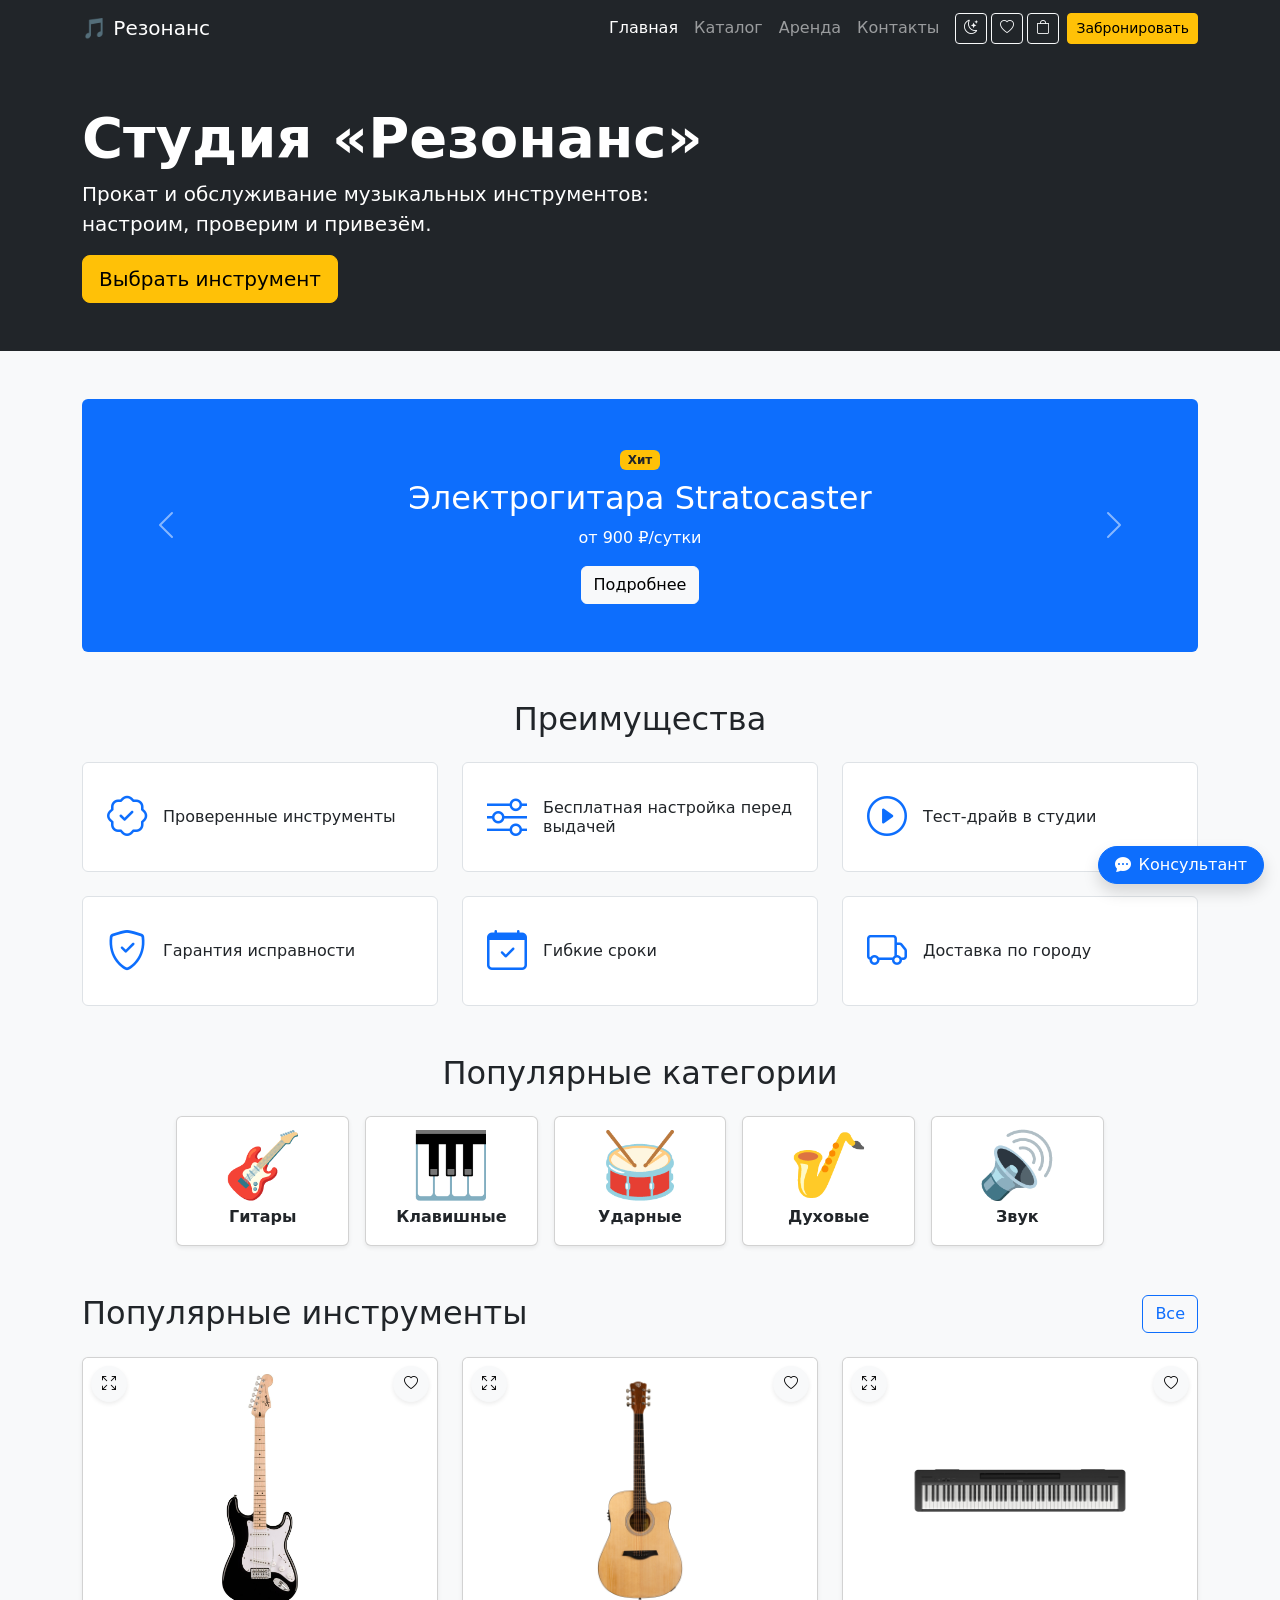
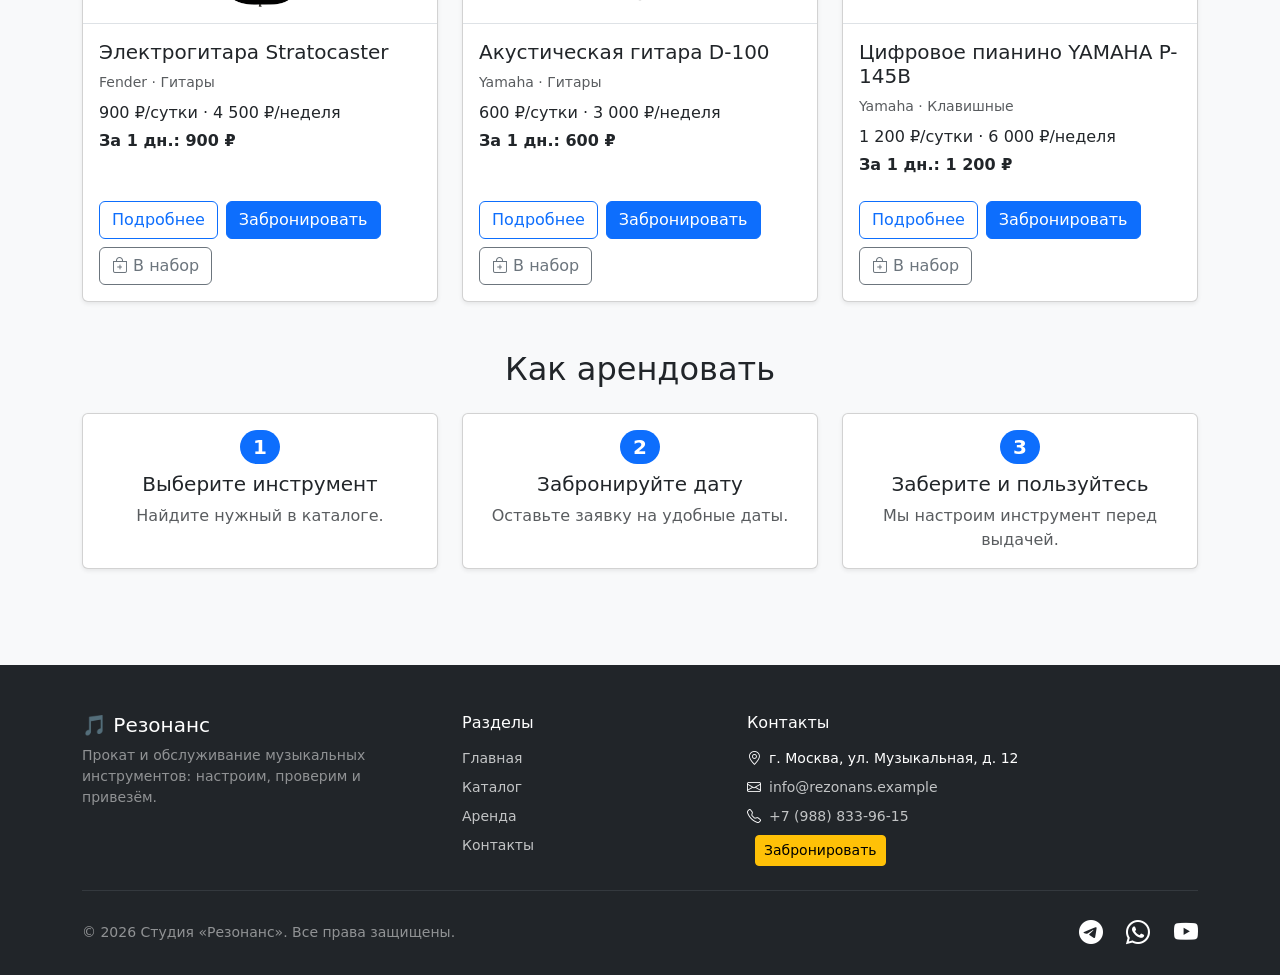
<file: index.html>
<!DOCTYPE html>
<html lang="ru">
<head>
  <meta charset="UTF-8">
  <meta name="viewport" content="width=device-width, initial-scale=1">
  <title>Главная — Резонанс</title>
  <link href="https://cdn.jsdelivr.net/npm/bootstrap@5.3.8/dist/css/bootstrap.min.css" rel="stylesheet">
  <link href="https://cdn.jsdelivr.net/npm/bootstrap-icons@1.11.3/font/bootstrap-icons.min.css" rel="stylesheet">
  <link rel="stylesheet" href="css/custom.css">
  <script>(function(){try{var t=JSON.parse(localStorage.getItem('rez_theme')||'null')||(window.matchMedia&&matchMedia('(prefers-color-scheme: dark)').matches?'dark':'light');document.documentElement.setAttribute('data-bs-theme',t)}catch(e){}})();</script>
</head>
<body class="bg-light d-flex flex-column min-vh-100" data-p="index">
  <header id="nav">
    <nav class="navbar navbar-expand-lg navbar-dark bg-dark">
      <div class="container">
        <a class="navbar-brand" href="index.html">🎵 Резонанс</a>
        <button class="navbar-toggler" data-bs-toggle="collapse" data-bs-target="#mainNav" aria-controls="mainNav" aria-expanded="false" aria-label="Переключить навигацию">
          <span class="navbar-toggler-icon"></span>
        </button>
        <div class="collapse navbar-collapse" id="mainNav">
          <ul class="navbar-nav ms-auto align-items-lg-center">
            <li class="nav-item"><a class="nav-link active" aria-current="page" href="index.html">Главная</a></li>
            <li class="nav-item"><a class="nav-link" href="catalog.html">Каталог</a></li>
            <li class="nav-item"><a class="nav-link" href="rent.html">Аренда</a></li>
            <li class="nav-item"><a class="nav-link" href="contacts.html">Контакты</a></li>
            <li class="nav-item ms-lg-2"><a class="btn btn-warning btn-sm" href="order.html">Забронировать</a></li>
          </ul>
        </div>
      </div>
    </nav>
  </header>
  <main class="flex-grow-1">

    <section class="bg-dark text-white py-5">
      <div class="container">
        <div class="row align-items-center g-4">
          <div class="col-12 col-lg-7">
            <h1 class="display-4 fw-bold">Студия «Резонанс»</h1>
            <p class="lead">Прокат и обслуживание музыкальных инструментов: настроим, проверим и привезём.</p>
            <a class="btn btn-warning btn-lg" href="catalog.html">Выбрать инструмент</a>
          </div>
        </div>
      </div>
    </section>

    <section class="container my-5">
      <div id="promo" class="carousel slide" data-bs-ride="carousel">
        <div class="carousel-inner rounded">
          <div class="carousel-item active">
            <div class="bg-primary text-white p-5 text-center">
              <span class="badge bg-warning text-dark">Хит</span>
              <h2 class="mt-2">Электрогитара Stratocaster</h2>
              <p>от 900 ₽/сутки</p>
              <a class="btn btn-light" href="product.html?id=2">Подробнее</a>
            </div>
          </div>
          <div class="carousel-item">
            <div class="bg-success text-white p-5 text-center">
              <span class="badge bg-light text-success">Акция</span>
              <h2 class="mt-2">Неделя по цене 5 суток</h2>
              <p>На все клавишные до конца месяца</p>
              <a class="btn btn-light" href="rent.html">Условия аренды</a>
            </div>
          </div>
          <div class="carousel-item">
            <div class="bg-danger text-white p-5 text-center">
              <span class="badge bg-light text-danger">−20%</span>
              <h2 class="mt-2">Ударные для репетиций</h2>
              <p>Доставка и сборка в подарок</p>
              <a class="btn btn-light" href="catalog.html">В каталог</a>
            </div>
          </div>
        </div>
        <button class="carousel-control-prev" type="button" data-bs-target="#promo" data-bs-slide="prev">
          <span class="carousel-control-prev-icon"></span>
          <span class="visually-hidden">Назад</span>
        </button>
        <button class="carousel-control-next" type="button" data-bs-target="#promo" data-bs-slide="next">
          <span class="carousel-control-next-icon"></span>
          <span class="visually-hidden">Вперёд</span>
        </button>
      </div>
    </section>

    <section class="container my-5">
      <h2 class="text-center mb-4">Преимущества</h2>
      <div class="row g-4">
        <div class="col-12 col-md-6 col-lg-4"><div class="p-4 border rounded bg-white h-100 d-flex gap-3 align-items-center"><i class="bi bi-patch-check fs-1 text-primary"></i><h3 class="h6 mb-0">Проверенные инструменты</h3></div></div>
        <div class="col-12 col-md-6 col-lg-4"><div class="p-4 border rounded bg-white h-100 d-flex gap-3 align-items-center"><i class="bi bi-sliders fs-1 text-primary"></i><h3 class="h6 mb-0">Бесплатная настройка перед выдачей</h3></div></div>
        <div class="col-12 col-md-6 col-lg-4"><div class="p-4 border rounded bg-white h-100 d-flex gap-3 align-items-center"><i class="bi bi-play-circle fs-1 text-primary"></i><h3 class="h6 mb-0">Тест-драйв в студии</h3></div></div>
        <div class="col-12 col-md-6 col-lg-4"><div class="p-4 border rounded bg-white h-100 d-flex gap-3 align-items-center"><i class="bi bi-shield-check fs-1 text-primary"></i><h3 class="h6 mb-0">Гарантия исправности</h3></div></div>
        <div class="col-12 col-md-6 col-lg-4"><div class="p-4 border rounded bg-white h-100 d-flex gap-3 align-items-center"><i class="bi bi-calendar-check fs-1 text-primary"></i><h3 class="h6 mb-0">Гибкие сроки</h3></div></div>
        <div class="col-12 col-md-6 col-lg-4"><div class="p-4 border rounded bg-white h-100 d-flex gap-3 align-items-center"><i class="bi bi-truck fs-1 text-primary"></i><h3 class="h6 mb-0">Доставка по городу</h3></div></div>
      </div>
    </section>

    <section class="container my-5">
      <h2 class="text-center mb-4">Популярные категории</h2>
      <div class="row g-3 justify-content-center">
        <div class="col-6 col-md-4 col-lg-2"><a class="card text-center text-decoration-none shadow-sm h-100" href="catalog.html?cat=g"><div class="card-body"><div class="emoji">🎸</div><div class="fw-semibold mt-2">Гитары</div></div></a></div>
        <div class="col-6 col-md-4 col-lg-2"><a class="card text-center text-decoration-none shadow-sm h-100" href="catalog.html?cat=k"><div class="card-body"><div class="emoji">🎹</div><div class="fw-semibold mt-2">Клавишные</div></div></a></div>
        <div class="col-6 col-md-4 col-lg-2"><a class="card text-center text-decoration-none shadow-sm h-100" href="catalog.html?cat=d"><div class="card-body"><div class="emoji">🥁</div><div class="fw-semibold mt-2">Ударные</div></div></a></div>
        <div class="col-6 col-md-4 col-lg-2"><a class="card text-center text-decoration-none shadow-sm h-100" href="catalog.html?cat=w"><div class="card-body"><div class="emoji">🎷</div><div class="fw-semibold mt-2">Духовые</div></div></a></div>
        <div class="col-6 col-md-4 col-lg-2"><a class="card text-center text-decoration-none shadow-sm h-100" href="catalog.html?cat=a"><div class="card-body"><div class="emoji">🔊</div><div class="fw-semibold mt-2">Звук</div></div></a></div>
      </div>
    </section>

    <section class="container my-5" id="popular">
      <div class="d-flex justify-content-between align-items-center mb-4">
        <h2 class="mb-0">Популярные инструменты</h2>
        <a class="btn btn-outline-primary" href="catalog.html">Все</a>
      </div>
      <div class="row g-4" id="pop">

        <div class="col-12 col-md-6 col-lg-4">
          <div class="card h-100 shadow-sm">
            <div class="ratio ratio-4x3 bg-white border-bottom rounded-top">
              <img src="images/Stratocaster.jpg" class="card-img-top object-fit-contain p-3" alt="Электрогитара Stratocaster" loading="lazy">
            </div>
            <div class="card-body d-flex flex-column">
              <div class="d-flex justify-content-between gap-2">
                <h2 class="h5 card-title">Электрогитара Stratocaster</h2>
              </div>
              <p class="text-muted small mb-2">Fender · Гитары</p>
              <p class="mb-1">900 ₽/сутки · 4 500 ₽/неделя</p>
              <p class="fw-bold">За 1 дн.: 900 ₽</p>
              <div class="mt-auto d-flex flex-wrap gap-2 pt-2">
                <a class="btn btn-outline-primary" href="product.html?id=2">Подробнее</a>
                <a class="btn btn-primary" href="order.html?id=2">Забронировать</a>
              </div>
            </div>
          </div>
        </div>

        <div class="col-12 col-md-6 col-lg-4">
          <div class="card h-100 shadow-sm">
            <div class="ratio ratio-4x3 bg-white border-bottom rounded-top">
              <img src="images/%D0%90%D0%BA%D1%83%D1%81%D1%82%D0%B8%D1%87%D0%B5%D1%81%D0%BA%D0%B0%D1%8F%20%D0%B3%D0%B8%D1%82%D0%B0%D1%80%D0%B0%20D-100.jpg" class="card-img-top object-fit-contain p-3" alt="Акустическая гитара D-100" loading="lazy">
            </div>
            <div class="card-body d-flex flex-column">
              <div class="d-flex justify-content-between gap-2">
                <h2 class="h5 card-title">Акустическая гитара D-100</h2>
              </div>
              <p class="text-muted small mb-2">Yamaha · Гитары</p>
              <p class="mb-1">600 ₽/сутки · 3 000 ₽/неделя</p>
              <p class="fw-bold">За 1 дн.: 600 ₽</p>
              <div class="mt-auto d-flex flex-wrap gap-2 pt-2">
                <a class="btn btn-outline-primary" href="product.html?id=1">Подробнее</a>
                <a class="btn btn-primary" href="order.html?id=1">Забронировать</a>
              </div>
            </div>
          </div>
        </div>

        <div class="col-12 col-md-6 col-lg-4">
          <div class="card h-100 shadow-sm">
            <div class="ratio ratio-4x3 bg-white border-bottom rounded-top">
              <img src="images/%D0%A6%D0%B8%D1%84%D1%80%D0%BE%D0%B2%D0%BE%D0%B5%20%D0%BF%D0%B8%D0%B0%D0%BD%D0%B8%D0%BD%D0%BE%20YAMAHA%20P-145B.jpg" class="card-img-top object-fit-contain p-3" alt="Цифровое пианино YAMAHA P-145B" loading="lazy">
            </div>
            <div class="card-body d-flex flex-column">
              <div class="d-flex justify-content-between gap-2">
                <h2 class="h5 card-title">Цифровое пианино YAMAHA P-145B</h2>
              </div>
              <p class="text-muted small mb-2">Yamaha · Клавишные</p>
              <p class="mb-1">1 200 ₽/сутки · 6 000 ₽/неделя</p>
              <p class="fw-bold">За 1 дн.: 1 200 ₽</p>
              <div class="mt-auto d-flex flex-wrap gap-2 pt-2">
                <a class="btn btn-outline-primary" href="product.html?id=4">Подробнее</a>
                <a class="btn btn-primary" href="order.html?id=4">Забронировать</a>
              </div>
            </div>
          </div>
        </div>

      </div>
    </section>

    <section class="container my-5">
      <h2 class="text-center mb-4">Как арендовать</h2>
      <div class="row g-4">
        <div class="col-12 col-md-4"><div class="card h-100 text-center shadow-sm"><div class="card-body"><span class="badge rounded-pill bg-primary fs-5 mb-2">1</span><h3 class="h5">Выберите инструмент</h3><p class="text-muted mb-0">Найдите нужный в каталоге.</p></div></div></div>
        <div class="col-12 col-md-4"><div class="card h-100 text-center shadow-sm"><div class="card-body"><span class="badge rounded-pill bg-primary fs-5 mb-2">2</span><h3 class="h5">Забронируйте дату</h3><p class="text-muted mb-0">Оставьте заявку на удобные даты.</p></div></div></div>
        <div class="col-12 col-md-4"><div class="card h-100 text-center shadow-sm"><div class="card-body"><span class="badge rounded-pill bg-primary fs-5 mb-2">3</span><h3 class="h5">Заберите и пользуйтесь</h3><p class="text-muted mb-0">Мы настроим инструмент перед выдачей.</p></div></div></div>
      </div>
    </section>

  </main>
  <footer id="foot">
    <div class="bg-dark text-white pt-5 pb-4 mt-5">
      <div class="container">
        <div class="row g-4">
          <div class="col-12 col-md-4">
            <a class="h5 text-white text-decoration-none d-inline-block mb-2" href="index.html">🎵 Резонанс</a>
            <p class="text-white-50 small mb-0">Прокат и обслуживание музыкальных инструментов: настроим, проверим и привезём.</p>
          </div>
          <nav class="col-6 col-md-3" aria-label="Разделы сайта">
            <h2 class="h6 mb-3">Разделы</h2>
            <ul class="list-unstyled small mb-0">
              <li class="mb-2"><a class="link-light link-opacity-75 link-opacity-100-hover text-decoration-none" href="index.html">Главная</a></li>
              <li class="mb-2"><a class="link-light link-opacity-75 link-opacity-100-hover text-decoration-none" href="catalog.html">Каталог</a></li>
              <li class="mb-2"><a class="link-light link-opacity-75 link-opacity-100-hover text-decoration-none" href="rent.html">Аренда</a></li>
              <li class="mb-2"><a class="link-light link-opacity-75 link-opacity-100-hover text-decoration-none" href="contacts.html">Контакты</a></li>
            </ul>
          </nav>
          <div class="col-6 col-md-5">
            <h2 class="h6 mb-3">Контакты</h2>
            <ul class="list-unstyled small mb-0">
              <li class="mb-2"><i class="bi bi-geo-alt me-2"></i>г. Москва, ул. Музыкальная, д. 12</li>
              <li class="mb-2"><i class="bi bi-envelope me-2"></i><a class="link-light link-opacity-75 link-opacity-100-hover text-decoration-none" href="mailto:info@rezonans.example">info@rezonans.example</a></li>
              <li class="mb-2"><i class="bi bi-telephone me-2"></i><a class="link-light link-opacity-75 link-opacity-100-hover text-decoration-none" href="tel:+79000000000">+7 (988) 833-96-15</a></li>
              <li class="nav-item ms-lg-2"><a class="btn btn-warning btn-sm" href="order.html">Забронировать</a></li>
            </ul>
          </div>
        </div>
        <hr class="border-secondary my-4">
        <div class="d-flex flex-column flex-md-row justify-content-between align-items-center gap-3">
          <div class="small text-white-50">© 2026 Студия «Резонанс». Все права защищены.</div>
          <div class="fs-4">
            <a class="text-white me-3" href="#" aria-label="Telegram"><i class="bi bi-telegram"></i></a>
            <a class="text-white me-3" href="#" aria-label="WhatsApp"><i class="bi bi-whatsapp"></i></a>
            <a class="text-white" href="#" aria-label="YouTube"><i class="bi bi-youtube"></i></a>
          </div>
        </div>
      </div>
    </div>
  </footer>
  <script src="https://cdn.jsdelivr.net/npm/bootstrap@5.3.8/dist/js/bootstrap.bundle.min.js"></script>
  <script src="js/app.js"></script>
</body>
</html>
</file>
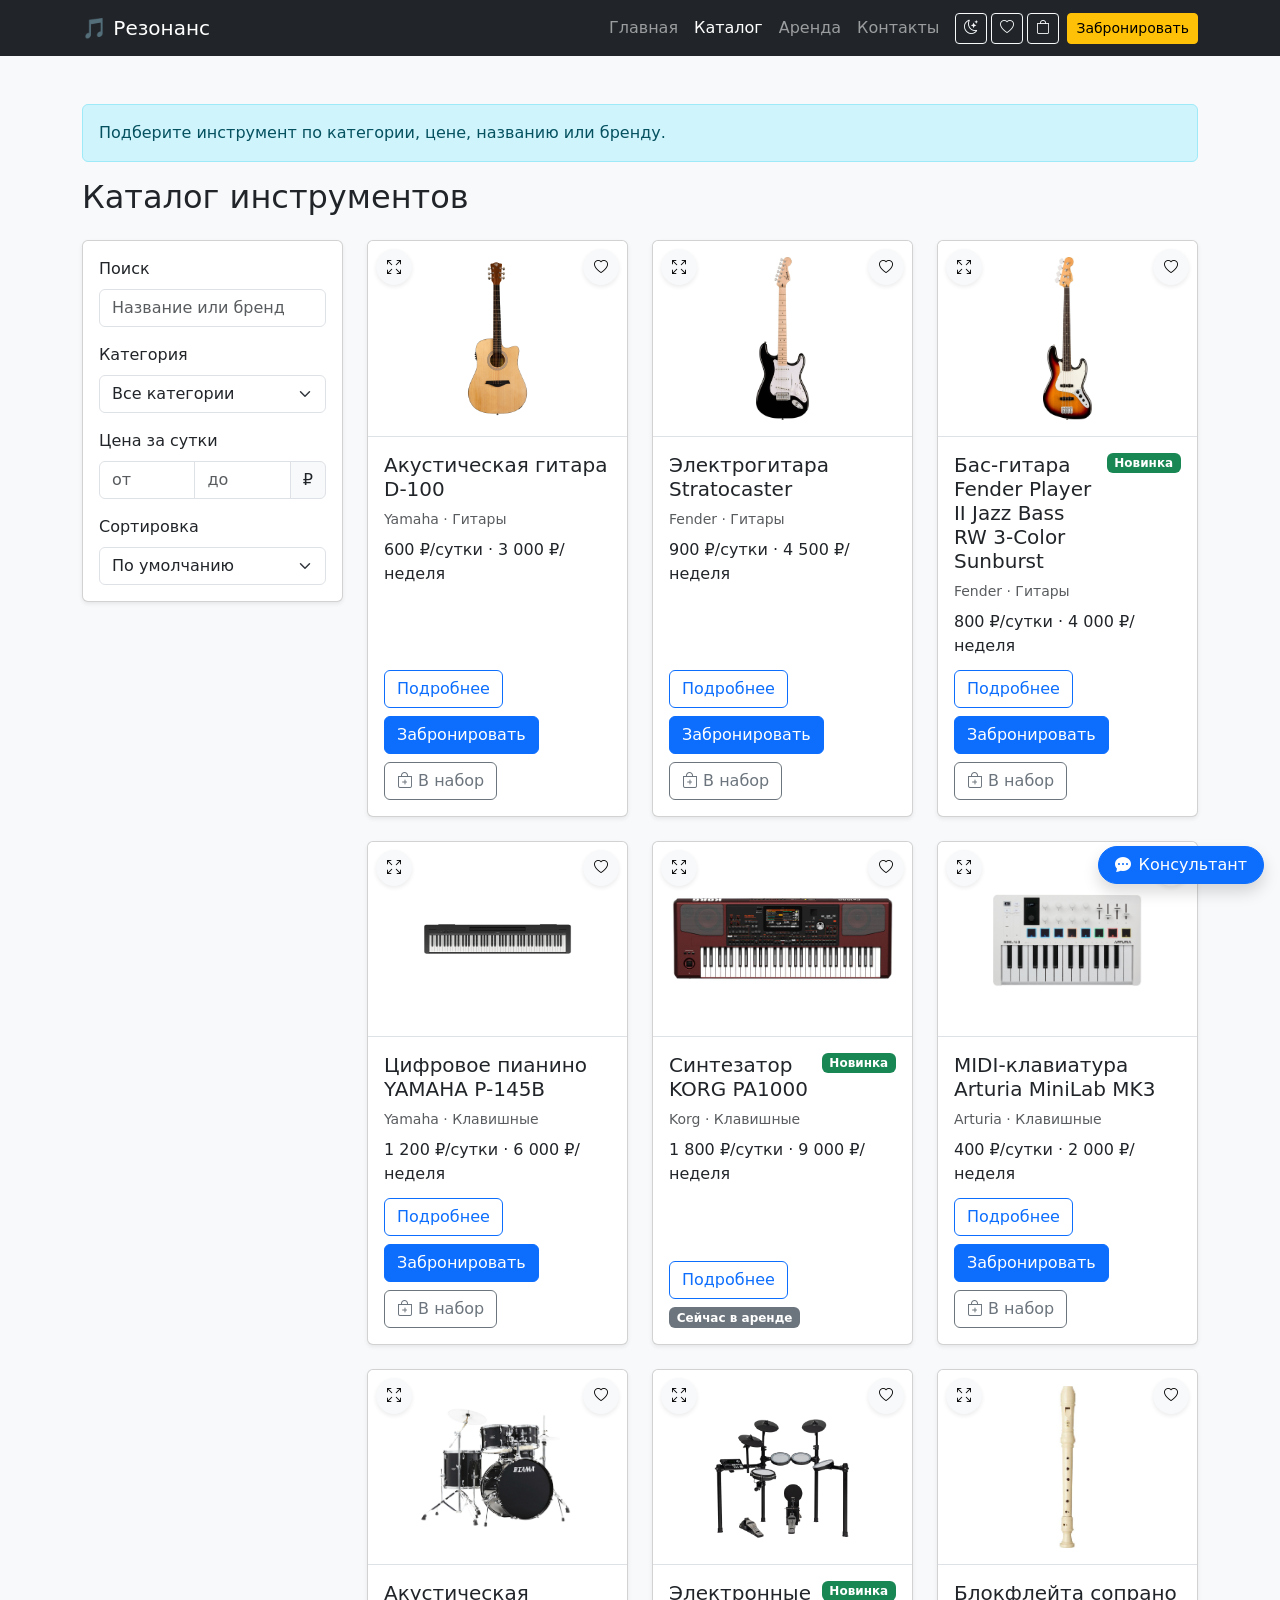
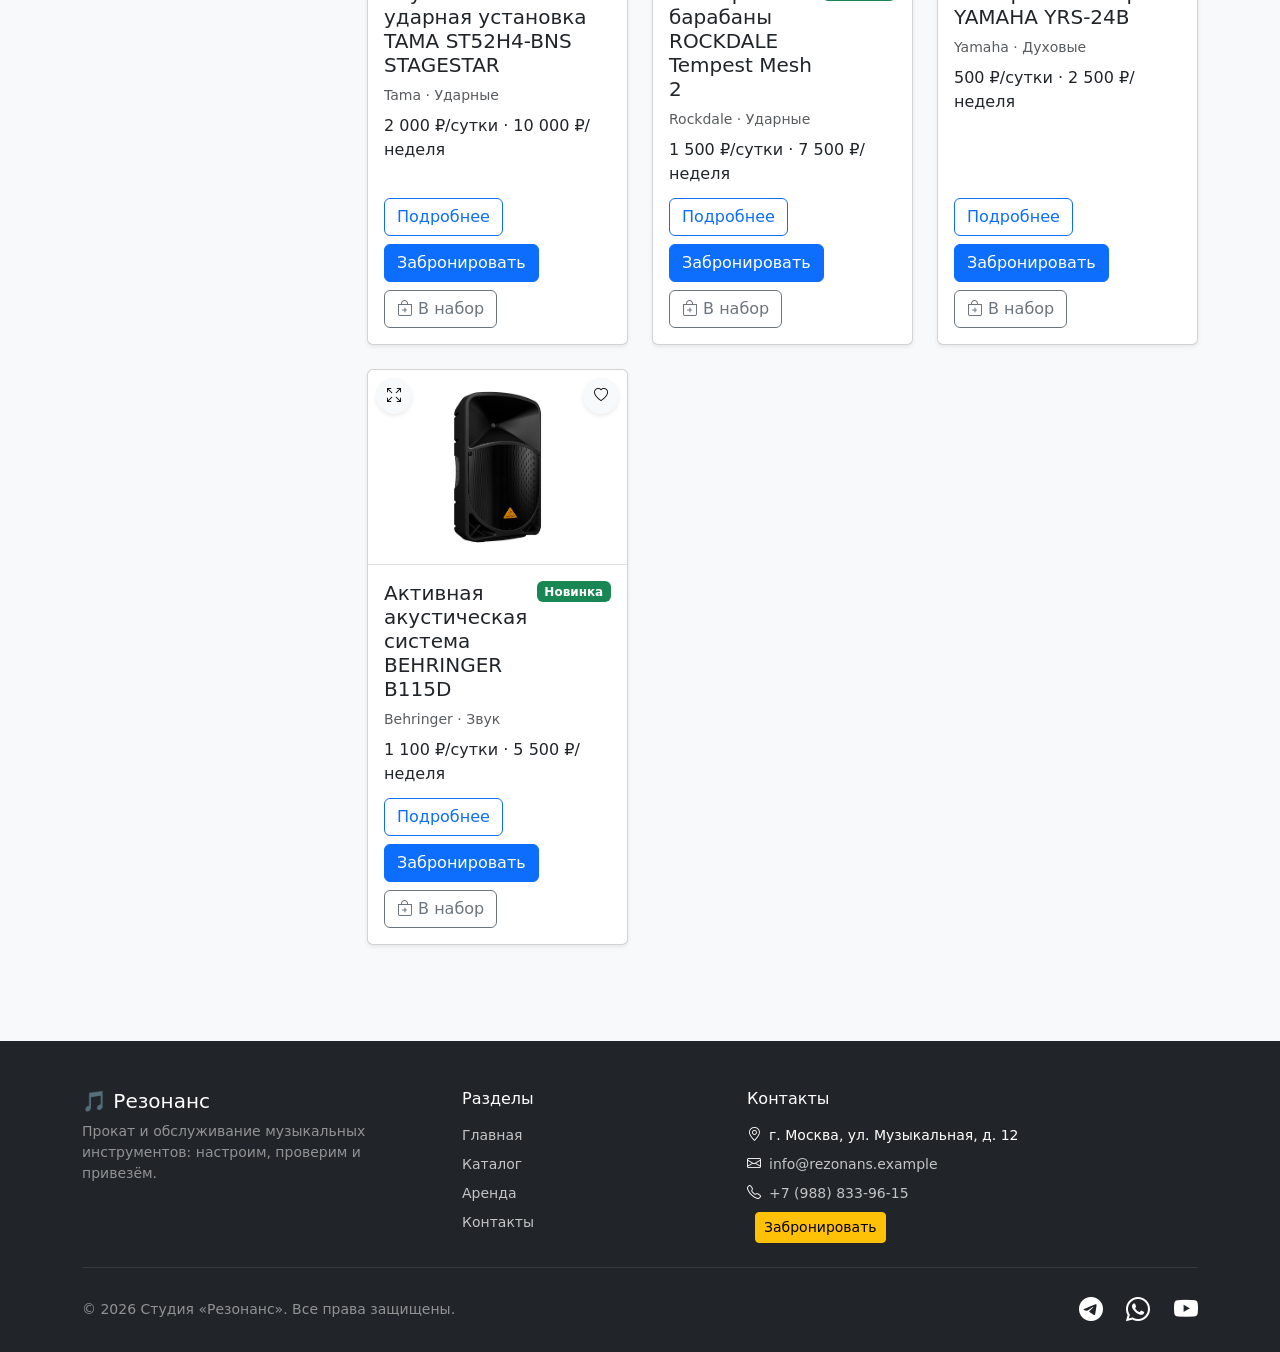
<file: catalog.html>
<!DOCTYPE html>
<html lang="ru">
<head>
  <meta charset="UTF-8">
  <meta name="viewport" content="width=device-width, initial-scale=1">
  <title>Каталог — Резонанс</title>
  <link href="https://cdn.jsdelivr.net/npm/bootstrap@5.3.8/dist/css/bootstrap.min.css" rel="stylesheet">
  <link href="https://cdn.jsdelivr.net/npm/bootstrap-icons@1.11.3/font/bootstrap-icons.min.css" rel="stylesheet">
  <link rel="stylesheet" href="css/custom.css">
  <script>(function(){try{var t=JSON.parse(localStorage.getItem('rez_theme')||'null')||(window.matchMedia&&matchMedia('(prefers-color-scheme: dark)').matches?'dark':'light');document.documentElement.setAttribute('data-bs-theme',t)}catch(e){}})();</script>
</head>
<body class="bg-light d-flex flex-column min-vh-100" data-p="catalog">
  <header id="nav">
    <nav class="navbar navbar-expand-lg navbar-dark bg-dark">
      <div class="container">
        <a class="navbar-brand" href="index.html">🎵 Резонанс</a>
        <button class="navbar-toggler" data-bs-toggle="collapse" data-bs-target="#mainNav" aria-controls="mainNav" aria-expanded="false" aria-label="Переключить навигацию">
          <span class="navbar-toggler-icon"></span>
        </button>
        <div class="collapse navbar-collapse" id="mainNav">
          <ul class="navbar-nav ms-auto align-items-lg-center">
            <li class="nav-item"><a class="nav-link" aria-current="page" href="index.html">Главная</a></li>
            <li class="nav-item"><a class="nav-link active" href="catalog.html">Каталог</a></li>
            <li class="nav-item"><a class="nav-link" href="rent.html">Аренда</a></li>
            <li class="nav-item"><a class="nav-link" href="contacts.html">Контакты</a></li>
            <li class="nav-item ms-lg-2"><a class="btn btn-warning btn-sm" href="order.html">Забронировать</a></li>
          </ul>
        </div>
      </div>
    </nav>
  </header>
  <main class="flex-grow-1">

    <div class="container my-5">
      <div class="alert alert-info" role="alert">Подберите инструмент по категории, цене, названию или бренду.</div>
      <h1 class="h2 mb-4">Каталог инструментов</h1>
      <div class="row g-4">
        <aside class="col-12 col-lg-3">
          <button class="btn btn-outline-secondary w-100 d-lg-none mb-3" data-bs-toggle="collapse" data-bs-target="#flt">Фильтры</button>
          <form id="flt" class="collapse d-lg-block card card-body shadow-sm">
            <div class="mb-3">
              <label class="form-label" for="q">Поиск</label>
              <input id="q" class="form-control" placeholder="Название или бренд">
            </div>
            <div class="mb-3">
              <label class="form-label" for="cat">Категория</label>
              <select id="cat" class="form-select">
                <option value="">Все категории</option>
                <option value="g">Гитары</option>
                <option value="k">Клавишные</option>
                <option value="d">Ударные</option>
                <option value="w">Духовые</option>
                <option value="a">Звук</option>
              </select>
            </div>
            <div class="mb-3">
              <label class="form-label">Цена за сутки</label>
              <div class="input-group">
                <input id="min" type="number" min="0" class="form-control" placeholder="от">
                <input id="max" type="number" min="0" class="form-control" placeholder="до">
                <span class="input-group-text">₽</span>
              </div>
            </div>
            <div>
              <label class="form-label" for="sort">Сортировка</label>
              <select id="sort" class="form-select">
                <option value="">По умолчанию</option>
                <option value="price">По цене</option>
                <option value="pop">По популярности</option>
                <option value="new">По новизне</option>
              </select>
            </div>
          </form>
        </aside>
        <div class="col-12 col-lg-9">
          <div class="row g-4" id="grid">

            <div class="col-12 col-md-6 col-lg-4">
              <div class="card h-100 shadow-sm">
                <div class="ratio ratio-4x3 bg-white border-bottom rounded-top">
                  <img src="images/%D0%90%D0%BA%D1%83%D1%81%D1%82%D0%B8%D1%87%D0%B5%D1%81%D0%BA%D0%B0%D1%8F%20%D0%B3%D0%B8%D1%82%D0%B0%D1%80%D0%B0%20D-100.jpg" class="card-img-top object-fit-contain p-3" alt="Акустическая гитара D-100" loading="lazy">
                </div>
                <div class="card-body d-flex flex-column">
                  <div class="d-flex justify-content-between gap-2">
                    <h2 class="h5 card-title">Акустическая гитара D-100</h2>
                  </div>
                  <p class="text-muted small mb-2">Yamaha · Гитары</p>
                  <p class="mb-1">600 ₽/сутки · 3 000 ₽/неделя</p>
                  <div class="mt-auto d-flex flex-wrap gap-2 pt-2">
                    <a class="btn btn-outline-primary" href="product.html?id=1">Подробнее</a>
                    <button class="btn btn-primary" data-bs-toggle="modal" data-bs-target="#bookModal" data-book="1">Забронировать</button>
                  </div>
                </div>
              </div>
            </div>

            <div class="col-12 col-md-6 col-lg-4">
              <div class="card h-100 shadow-sm">
                <div class="ratio ratio-4x3 bg-white border-bottom rounded-top">
                  <img src="images/Stratocaster.jpg" class="card-img-top object-fit-contain p-3" alt="Электрогитара Stratocaster" loading="lazy">
                </div>
                <div class="card-body d-flex flex-column">
                  <div class="d-flex justify-content-between gap-2">
                    <h2 class="h5 card-title">Электрогитара Stratocaster</h2>
                  </div>
                  <p class="text-muted small mb-2">Fender · Гитары</p>
                  <p class="mb-1">900 ₽/сутки · 4 500 ₽/неделя</p>
                  <div class="mt-auto d-flex flex-wrap gap-2 pt-2">
                    <a class="btn btn-outline-primary" href="product.html?id=2">Подробнее</a>
                    <button class="btn btn-primary" data-bs-toggle="modal" data-bs-target="#bookModal" data-book="2">Забронировать</button>
                  </div>
                </div>
              </div>
            </div>

            <div class="col-12 col-md-6 col-lg-4">
              <div class="card h-100 shadow-sm">
                <div class="ratio ratio-4x3 bg-white border-bottom rounded-top">
                  <img src="images/FENDER%20Player%20II%20Jazz%20Bass%20RW%203-Color%20Sunburst.jpg" class="card-img-top object-fit-contain p-3" alt="Бас-гитара Fender Player II Jazz Bass RW 3-Color Sunburst" loading="lazy">
                </div>
                <div class="card-body d-flex flex-column">
                  <div class="d-flex justify-content-between gap-2">
                    <h2 class="h5 card-title">Бас-гитара Fender Player II Jazz Bass RW 3-Color Sunburst</h2>
                    <span class="badge bg-success align-self-start">Новинка</span>
                  </div>
                  <p class="text-muted small mb-2">Fender · Гитары</p>
                  <p class="mb-1">800 ₽/сутки · 4 000 ₽/неделя</p>
                  <div class="mt-auto d-flex flex-wrap gap-2 pt-2">
                    <a class="btn btn-outline-primary" href="product.html?id=3">Подробнее</a>
                    <button class="btn btn-primary" data-bs-toggle="modal" data-bs-target="#bookModal" data-book="3">Забронировать</button>
                  </div>
                </div>
              </div>
            </div>

            <div class="col-12 col-md-6 col-lg-4">
              <div class="card h-100 shadow-sm">
                <div class="ratio ratio-4x3 bg-white border-bottom rounded-top">
                  <img src="images/%D0%A6%D0%B8%D1%84%D1%80%D0%BE%D0%B2%D0%BE%D0%B5%20%D0%BF%D0%B8%D0%B0%D0%BD%D0%B8%D0%BD%D0%BE%20YAMAHA%20P-145B.jpg" class="card-img-top object-fit-contain p-3" alt="Цифровое пианино YAMAHA P-145B" loading="lazy">
                </div>
                <div class="card-body d-flex flex-column">
                  <div class="d-flex justify-content-between gap-2">
                    <h2 class="h5 card-title">Цифровое пианино YAMAHA P-145B</h2>
                  </div>
                  <p class="text-muted small mb-2">Yamaha · Клавишные</p>
                  <p class="mb-1">1 200 ₽/сутки · 6 000 ₽/неделя</p>
                  <div class="mt-auto d-flex flex-wrap gap-2 pt-2">
                    <a class="btn btn-outline-primary" href="product.html?id=4">Подробнее</a>
                    <button class="btn btn-primary" data-bs-toggle="modal" data-bs-target="#bookModal" data-book="4">Забронировать</button>
                  </div>
                </div>
              </div>
            </div>

            <div class="col-12 col-md-6 col-lg-4">
              <div class="card h-100 shadow-sm">
                <div class="ratio ratio-4x3 bg-white border-bottom rounded-top">
                  <img src="images/%D0%A1%D0%B8%D0%BD%D1%82%D0%B5%D0%B7%D0%B0%D1%82%D0%BE%D1%80%20KORG%20PA1000.jpg" class="card-img-top object-fit-contain p-3" alt="Синтезатор KORG PA1000" loading="lazy">
                </div>
                <div class="card-body d-flex flex-column">
                  <div class="d-flex justify-content-between gap-2">
                    <h2 class="h5 card-title">Синтезатор KORG PA1000</h2>
                    <span class="badge bg-success align-self-start">Новинка</span>
                  </div>
                  <p class="text-muted small mb-2">Korg · Клавишные</p>
                  <p class="mb-1">1 800 ₽/сутки · 9 000 ₽/неделя</p>
                  <div class="mt-auto d-flex flex-wrap gap-2 pt-2">
                    <a class="btn btn-outline-primary" href="product.html?id=5">Подробнее</a>
                    <span class="badge bg-secondary align-self-center">Сейчас в аренде</span>
                  </div>
                </div>
              </div>
            </div>

            <div class="col-12 col-md-6 col-lg-4">
              <div class="card h-100 shadow-sm">
                <div class="ratio ratio-4x3 bg-white border-bottom rounded-top">
                  <img src="images/Midi%20%D0%BA%D0%BB%D0%B0%D0%B2%D0%B8%D0%B0%D1%82%D1%83%D1%80%D0%B0%20Arturia%20minilab%20MK3.jpg" class="card-img-top object-fit-contain p-3" alt="MIDI-клавиатура Arturia MiniLab MK3" loading="lazy">
                </div>
                <div class="card-body d-flex flex-column">
                  <div class="d-flex justify-content-between gap-2">
                    <h2 class="h5 card-title">MIDI-клавиатура Arturia MiniLab MK3</h2>
                  </div>
                  <p class="text-muted small mb-2">Arturia · Клавишные</p>
                  <p class="mb-1">400 ₽/сутки · 2 000 ₽/неделя</p>
                  <div class="mt-auto d-flex flex-wrap gap-2 pt-2">
                    <a class="btn btn-outline-primary" href="product.html?id=6">Подробнее</a>
                    <button class="btn btn-primary" data-bs-toggle="modal" data-bs-target="#bookModal" data-book="6">Забронировать</button>
                  </div>
                </div>
              </div>
            </div>

            <div class="col-12 col-md-6 col-lg-4">
              <div class="card h-100 shadow-sm">
                <div class="ratio ratio-4x3 bg-white border-bottom rounded-top">
                  <img src="images/%D0%90%D0%BA%D1%83%D1%81%D1%82%D0%B8%D1%87%D0%B5%D1%81%D0%BA%D0%B0%D1%8F%20%D1%83%D0%B4%D0%B0%D1%80%D0%BD%D0%B0%D1%8F%20%D1%83%D1%81%D1%82%D0%B0%D0%BD%D0%BE%D0%B2%D0%BA%D0%B0%20TAMA%20ST52H4-BNS%20STAGESTAR.jpg" class="card-img-top object-fit-contain p-3" alt="Акустическая ударная установка TAMA ST52H4-BNS STAGESTAR" loading="lazy">
                </div>
                <div class="card-body d-flex flex-column">
                  <div class="d-flex justify-content-between gap-2">
                    <h2 class="h5 card-title">Акустическая ударная установка TAMA ST52H4-BNS STAGESTAR</h2>
                  </div>
                  <p class="text-muted small mb-2">Tama · Ударные</p>
                  <p class="mb-1">2 000 ₽/сутки · 10 000 ₽/неделя</p>
                  <div class="mt-auto d-flex flex-wrap gap-2 pt-2">
                    <a class="btn btn-outline-primary" href="product.html?id=7">Подробнее</a>
                    <button class="btn btn-primary" data-bs-toggle="modal" data-bs-target="#bookModal" data-book="7">Забронировать</button>
                  </div>
                </div>
              </div>
            </div>

            <div class="col-12 col-md-6 col-lg-4">
              <div class="card h-100 shadow-sm">
                <div class="ratio ratio-4x3 bg-white border-bottom rounded-top">
                  <img src="images/ROCKDALE%20Tempest%20Mesh%202.jpg" class="card-img-top object-fit-contain p-3" alt="Электронные барабаны ROCKDALE Tempest Mesh 2" loading="lazy">
                </div>
                <div class="card-body d-flex flex-column">
                  <div class="d-flex justify-content-between gap-2">
                    <h2 class="h5 card-title">Электронные барабаны ROCKDALE Tempest Mesh 2</h2>
                    <span class="badge bg-success align-self-start">Новинка</span>
                  </div>
                  <p class="text-muted small mb-2">Rockdale · Ударные</p>
                  <p class="mb-1">1 500 ₽/сутки · 7 500 ₽/неделя</p>
                  <div class="mt-auto d-flex flex-wrap gap-2 pt-2">
                    <a class="btn btn-outline-primary" href="product.html?id=8">Подробнее</a>
                    <button class="btn btn-primary" data-bs-toggle="modal" data-bs-target="#bookModal" data-book="8">Забронировать</button>
                  </div>
                </div>
              </div>
            </div>

                        <div class="col-12 col-md-6 col-lg-4">
              <div class="card h-100 shadow-sm">
                <div class="ratio ratio-4x3 bg-white border-bottom rounded-top">
                  <img src="images/%D0%91%D0%BB%D0%BE%D0%BA%D1%84%D0%BB%D0%B5%D0%B9%D1%82%D0%B0%20%D1%81%D0%BE%D0%BF%D1%80%D0%B0%D0%BD%D0%BE%20YAMAHA%20YRS-24B.jpeg" class="card-img-top object-fit-contain p-3" alt="Блокфлейта сопрано YAMAHA YRS-24B" loading="lazy">
                </div>
                <div class="card-body d-flex flex-column">
                  <div class="d-flex justify-content-between gap-2">
                    <h2 class="h5 card-title">Блокфлейта сопрано YAMAHA YRS-24B</h2>
                  </div>
                  <p class="text-muted small mb-2">Yamaha · Духовые</p>
                  <p class="mb-1">500 ₽/сутки · 2 500 ₽/неделя</p>
                  <div class="mt-auto d-flex flex-wrap gap-2 pt-2">
                    <a class="btn btn-outline-primary" href="product.html?id=10">Подробнее</a>
                    <button class="btn btn-primary" data-bs-toggle="modal" data-bs-target="#bookModal" data-book="10">Забронировать</button>
                  </div>
                </div>
              </div>
            </div>

            <div class="col-12 col-md-6 col-lg-4">
              <div class="card h-100 shadow-sm">
                <div class="ratio ratio-4x3 bg-white border-bottom rounded-top">
                  <img src="images/%D0%90%D0%BA%D1%82%D0%B8%D0%B2%D0%BD%D0%B0%D1%8F%20%D0%B0%D0%BA%D1%83%D1%81%D1%82%D0%B8%D1%87%D0%B5%D1%81%D0%BA%D0%B0%D1%8F%20%D1%81%D0%B8%D1%81%D1%82%D0%B5%D0%BC%D0%B0%20BEHRINGER%20B115D.jpg" class="card-img-top object-fit-contain p-3" alt="Активная акустическая система BEHRINGER B115D" loading="lazy">
                </div>
                <div class="card-body d-flex flex-column">
                  <div class="d-flex justify-content-between gap-2">
                    <h2 class="h5 card-title">Активная акустическая система BEHRINGER B115D</h2>
                    <span class="badge bg-success align-self-start">Новинка</span>
                  </div>
                  <p class="text-muted small mb-2">Behringer · Звук</p>
                  <p class="mb-1">1 100 ₽/сутки · 5 500 ₽/неделя</p>
                  <div class="mt-auto d-flex flex-wrap gap-2 pt-2">
                    <a class="btn btn-outline-primary" href="product.html?id=11">Подробнее</a>
                    <button class="btn btn-primary" data-bs-toggle="modal" data-bs-target="#bookModal" data-book="11">Забронировать</button>
                  </div>
                </div>
              </div>
            </div>
          </div>
        </div>
      </div>
    </div>

    <div class="modal fade" id="bookModal" tabindex="-1" aria-labelledby="bm" aria-hidden="true">
      <div class="modal-dialog">
        <form class="modal-content needs-validation" novalidate>
          <div class="modal-header">
            <h2 class="modal-title h5" id="bm">Быстрая бронь: <span id="mi"></span></h2>
            <button type="button" class="btn-close" data-bs-dismiss="modal" aria-label="Закрыть"></button>
          </div>
          <div class="modal-body">
            <div class="alert alert-success d-none ok" role="alert">Спасибо! Заявка отправлена, мы свяжемся с вами.</div>
            <div class="mb-3">
              <label class="form-label" for="m1">Имя</label>
              <input id="m1" name="name" class="form-control" required>
            </div>
            <div class="mb-3">
              <label class="form-label" for="m2">Телефон</label>
              <input id="m2" name="phone" type="tel" class="form-control" pattern="\+?[0-9 ()\-]{10,18}" required>
              <div class="invalid-feedback">Введите телефон</div>
            </div>
            <div class="form-check">
              <input id="m3" class="form-check-input" type="checkbox" required>
              <label class="form-check-label" for="m3">Согласен на обработку данных</label>
            </div>
          </div>
          <div class="modal-footer">
            <button type="button" class="btn btn-secondary" data-bs-dismiss="modal">Закрыть</button>
            <button type="submit" class="btn btn-primary">Отправить</button>
          </div>
        </form>
      </div>
    </div>

  </main>
  <footer id="foot">
    <div class="bg-dark text-white pt-5 pb-4 mt-5">
      <div class="container">
        <div class="row g-4">
          <div class="col-12 col-md-4">
            <a class="h5 text-white text-decoration-none d-inline-block mb-2" href="index.html">🎵 Резонанс</a>
            <p class="text-white-50 small mb-0">Прокат и обслуживание музыкальных инструментов: настроим, проверим и привезём.</p>
          </div>
          <nav class="col-6 col-md-3" aria-label="Разделы сайта">
            <h2 class="h6 mb-3">Разделы</h2>
            <ul class="list-unstyled small mb-0">
              <li class="mb-2"><a class="link-light link-opacity-75 link-opacity-100-hover text-decoration-none" href="index.html">Главная</a></li>
              <li class="mb-2"><a class="link-light link-opacity-75 link-opacity-100-hover text-decoration-none" href="catalog.html">Каталог</a></li>
              <li class="mb-2"><a class="link-light link-opacity-75 link-opacity-100-hover text-decoration-none" href="rent.html">Аренда</a></li>
              <li class="mb-2"><a class="link-light link-opacity-75 link-opacity-100-hover text-decoration-none" href="contacts.html">Контакты</a></li>
            </ul>
          </nav>
          <div class="col-6 col-md-5">
            <h2 class="h6 mb-3">Контакты</h2>
            <ul class="list-unstyled small mb-0">
              <li class="mb-2"><i class="bi bi-geo-alt me-2"></i>г. Москва, ул. Музыкальная, д. 12</li>
              <li class="mb-2"><i class="bi bi-envelope me-2"></i><a class="link-light link-opacity-75 link-opacity-100-hover text-decoration-none" href="mailto:info@rezonans.example">info@rezonans.example</a></li>
              <li class="mb-2"><i class="bi bi-telephone me-2"></i><a class="link-light link-opacity-75 link-opacity-100-hover text-decoration-none" href="tel:+79000000000">+7 (988) 833-96-15</a></li>
              <li class="nav-item ms-lg-2"><a class="btn btn-warning btn-sm" href="order.html">Забронировать</a></li>
            </ul>
          </div>
        </div>
        <hr class="border-secondary my-4">
        <div class="d-flex flex-column flex-md-row justify-content-between align-items-center gap-3">
          <div class="small text-white-50">© 2026 Студия «Резонанс». Все права защищены.</div>
          <div class="fs-4">
            <a class="text-white me-3" href="#" aria-label="Telegram"><i class="bi bi-telegram"></i></a>
            <a class="text-white me-3" href="#" aria-label="WhatsApp"><i class="bi bi-whatsapp"></i></a>
            <a class="text-white" href="#" aria-label="YouTube"><i class="bi bi-youtube"></i></a>
          </div>
        </div>
      </div>
    </div>
  </footer>
  <script src="https://cdn.jsdelivr.net/npm/bootstrap@5.3.8/dist/js/bootstrap.bundle.min.js"></script>
  <script src="js/app.js"></script>
</body>
</html>
</file>
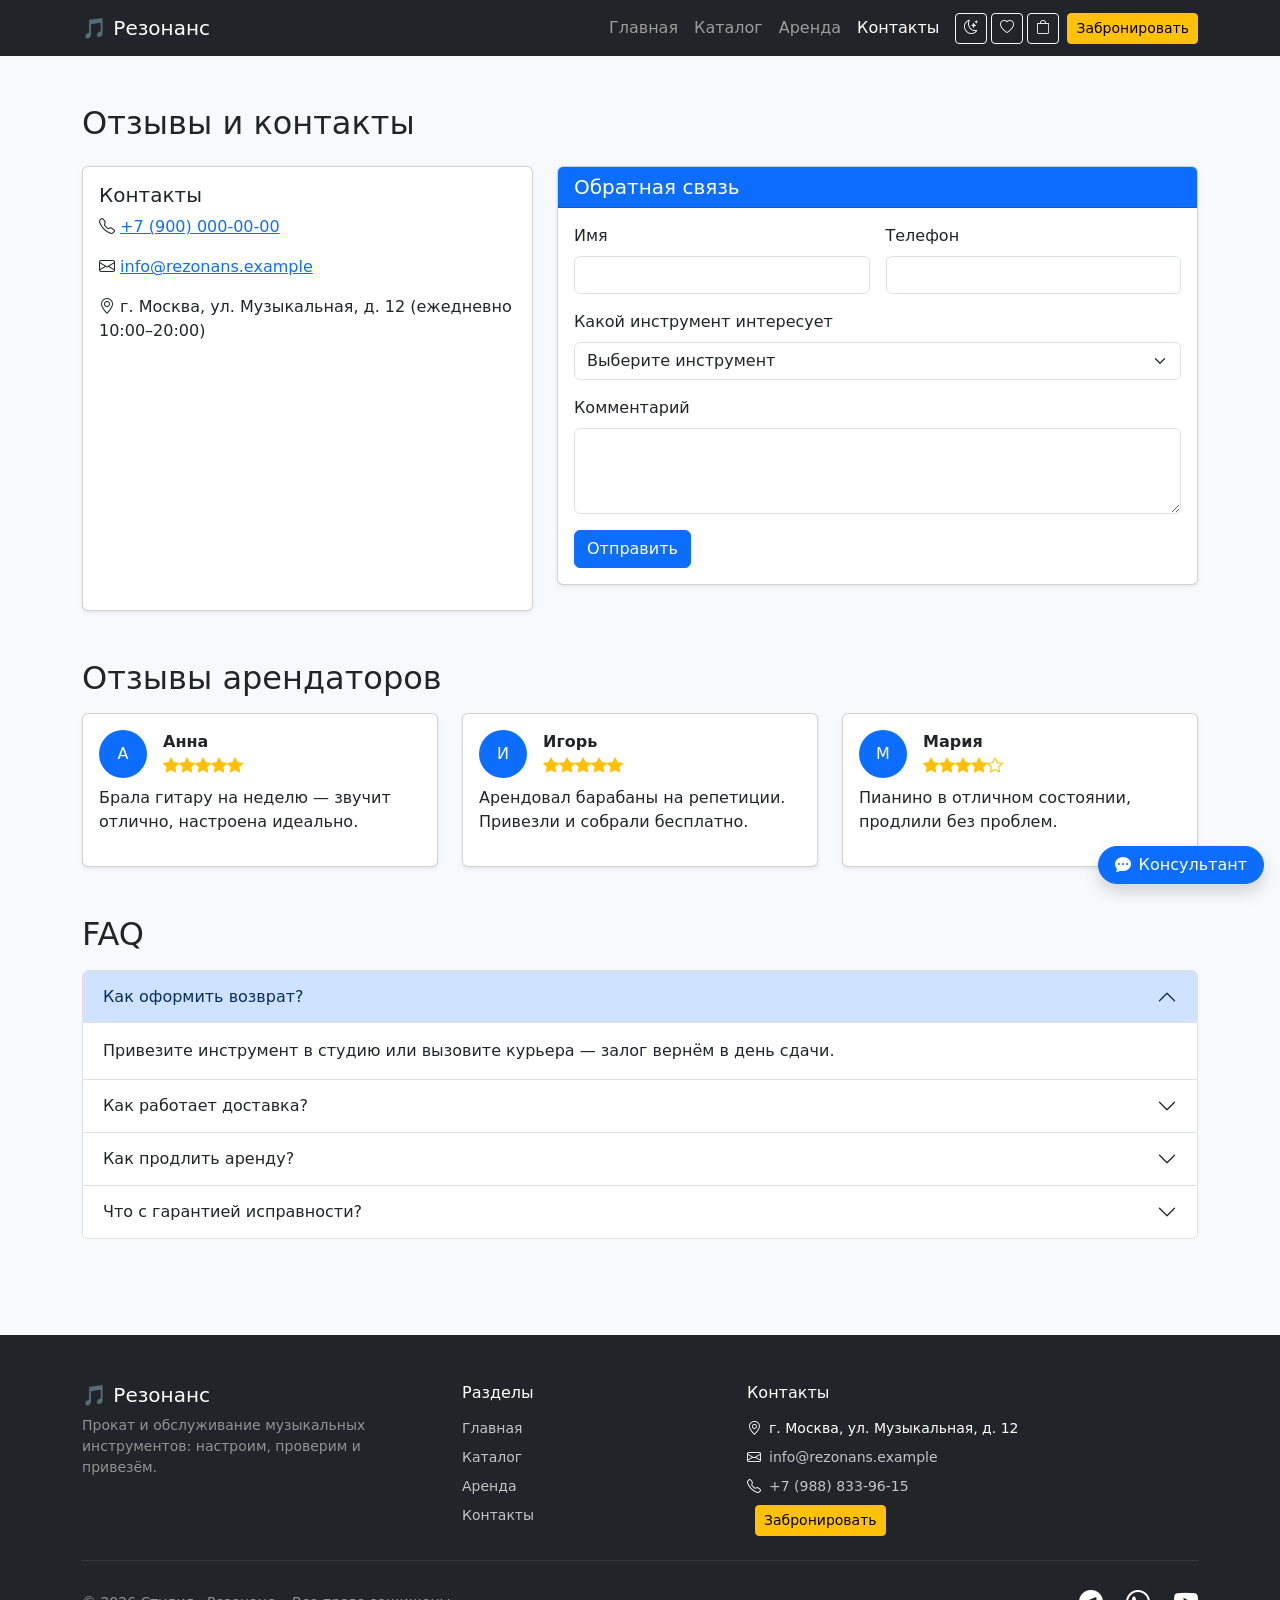
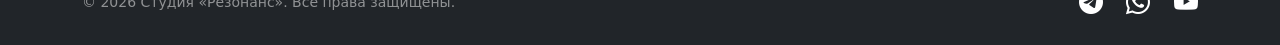
<file: contacts.html>
<!DOCTYPE html>
<html lang="ru">
<head>
  <meta charset="UTF-8">
  <meta name="viewport" content="width=device-width, initial-scale=1">
  <title>Отзывы и контакты — Резонанс</title>
  <link href="https://cdn.jsdelivr.net/npm/bootstrap@5.3.8/dist/css/bootstrap.min.css" rel="stylesheet">
  <link href="https://cdn.jsdelivr.net/npm/bootstrap-icons@1.11.3/font/bootstrap-icons.min.css" rel="stylesheet">
  <link rel="stylesheet" href="css/custom.css">
  <script>(function(){try{var t=JSON.parse(localStorage.getItem('rez_theme')||'null')||(window.matchMedia&&matchMedia('(prefers-color-scheme: dark)').matches?'dark':'light');document.documentElement.setAttribute('data-bs-theme',t)}catch(e){}})();</script>
</head>
<body class="bg-light d-flex flex-column min-vh-100" data-p="contacts">
  <header id="nav">
    <nav class="navbar navbar-expand-lg navbar-dark bg-dark">
      <div class="container">
        <a class="navbar-brand" href="index.html">🎵 Резонанс</a>
        <button class="navbar-toggler" data-bs-toggle="collapse" data-bs-target="#mainNav" aria-controls="mainNav" aria-expanded="false" aria-label="Переключить навигацию">
          <span class="navbar-toggler-icon"></span>
        </button>
        <div class="collapse navbar-collapse" id="mainNav">
          <ul class="navbar-nav ms-auto align-items-lg-center">
            <li class="nav-item"><a class="nav-link" aria-current="page" href="index.html">Главная</a></li>
            <li class="nav-item"><a class="nav-link" href="catalog.html">Каталог</a></li>
            <li class="nav-item"><a class="nav-link" href="rent.html">Аренда</a></li>
            <li class="nav-item"><a class="nav-link active" href="contacts.html">Контакты</a></li>
            <li class="nav-item ms-lg-2"><a class="btn btn-warning btn-sm" href="order.html">Забронировать</a></li>
          </ul>
        </div>
      </div>
    </nav>
  </header>
  <main class="flex-grow-1">

    <div class="container my-5">
      <h1 class="h2 mb-4">Отзывы и контакты</h1>
      <div class="row g-4">
        <div class="col-12 col-lg-5">
          <div class="card shadow-sm h-100">
            <div class="card-body">
              <h2 class="h5">Контакты</h2>
              <p><i class="bi bi-telephone"></i> <a href="tel:+79000000000">+7 (900) 000-00-00</a></p>
              <p><i class="bi bi-envelope"></i> <a href="mailto:info@rezonans.example">info@rezonans.example</a></p>
              <p><i class="bi bi-geo-alt"></i> г. Москва, ул. Музыкальная, д. 12 (ежедневно 10:00–20:00)</p>
              <div class="ratio ratio-16x9 mt-3">
                <iframe title="Карта" loading="lazy" src="https://www.openstreetmap.org/export/embed.html?bbox=37.57%2C55.74%2C37.67%2C55.78&amp;layer=mapnik"></iframe>
              </div>
            </div>
          </div>
        </div>
        <div class="col-12 col-lg-7">
          <div class="card shadow-sm">
            <div class="card-header bg-primary text-white">
              <h2 class="h5 mb-0">Обратная связь</h2>
            </div>
            <div class="card-body">
              <div class="alert alert-success d-none ok" role="alert">Спасибо! Заявка отправлена, мы свяжемся с вами.</div>
              <form class="needs-validation" novalidate>
                <div class="row g-3">
                  <div class="col-12 col-md-6">
                    <label class="form-label" for="c1">Имя</label>
                    <input id="c1" name="name" class="form-control" minlength="2" required>
                    <div class="invalid-feedback">Введите имя (от 2 букв)</div>
                  </div>
                  <div class="col-12 col-md-6">
                    <label class="form-label" for="c2">Телефон</label>
                    <input id="c2" name="phone" type="tel" class="form-control" pattern="\+?[0-9 \(\)\-]{10,18}" required>
                    <div class="invalid-feedback">Формат: +7 900 000-00-00</div>
                  </div>
                  <div class="col-12">
                    <label class="form-label" for="c3">Какой инструмент интересует</label>
                    <select id="c3" name="product" class="form-select" data-inst required>
                      <option value="">Выберите инструмент</option>
                      <option value="1">Акустическая гитара D-100</option>
                      <option value="2">Электрогитара Stratocaster</option>
                      <option value="3">Бас-гитара Fender Player II Jazz Bass RW 3-Color Sunburst</option>
                      <option value="4">Цифровое пианино YAMAHA P-145B</option>
                      <option value="5">Синтезатор KORG PA1000</option>
                      <option value="6">MIDI-клавиатура Arturia MiniLab MK3</option>
                      <option value="7">Акустическая ударная установка TAMA ST52H4-BNS STAGESTAR</option>
                      <option value="8">Электронные барабаны ROCKDALE Tempest Mesh 2</option>
                      <option value="10">Блокфлейта сопрано YAMAHA YRS-24B</option>
                      <option value="11">Активная акустическая система BEHRINGER B115D</option>
                    </select>
                    <div class="invalid-feedback">Выберите инструмент</div>
                  </div>
                  <div class="col-12">
                    <label class="form-label" for="c4">Комментарий</label>
                    <textarea id="c4" name="comment" class="form-control" rows="3" minlength="5" required></textarea>
                    <div class="invalid-feedback">Напишите хотя бы 5 символов</div>
                  </div>
                  <div class="col-12">
                    <button class="btn btn-primary" type="submit">Отправить</button>
                  </div>
                </div>
              </form>
            </div>
          </div>
        </div>
      </div>

      <h2 class="mt-5 mb-3">Отзывы арендаторов</h2>
      <div class="row g-4">
        <div class="col-12 col-md-4">
          <div class="card h-100 shadow-sm">
            <div class="card-body">
              <div class="d-flex align-items-center gap-3 mb-2">
                <span class="rounded-circle bg-primary text-white d-flex align-items-center justify-content-center" style="width:48px;height:48px">А</span>
                <div>
                  <b>Анна</b>
                  <div class="text-warning"><i class="bi bi-star-fill"></i><i class="bi bi-star-fill"></i><i class="bi bi-star-fill"></i><i class="bi bi-star-fill"></i><i class="bi bi-star-fill"></i></div>
                </div>
              </div>
              <p>Брала гитару на неделю — звучит отлично, настроена идеально.</p>
            </div>
          </div>
        </div>
        <div class="col-12 col-md-4">
          <div class="card h-100 shadow-sm">
            <div class="card-body">
              <div class="d-flex align-items-center gap-3 mb-2">
                <span class="rounded-circle bg-primary text-white d-flex align-items-center justify-content-center" style="width:48px;height:48px">И</span>
                <div>
                  <b>Игорь</b>
                  <div class="text-warning"><i class="bi bi-star-fill"></i><i class="bi bi-star-fill"></i><i class="bi bi-star-fill"></i><i class="bi bi-star-fill"></i><i class="bi bi-star-fill"></i></div>
                </div>
              </div>
              <p>Арендовал барабаны на репетиции. Привезли и собрали бесплатно.</p>
            </div>
          </div>
        </div>
        <div class="col-12 col-md-4">
          <div class="card h-100 shadow-sm">
            <div class="card-body">
              <div class="d-flex align-items-center gap-3 mb-2">
                <span class="rounded-circle bg-primary text-white d-flex align-items-center justify-content-center" style="width:48px;height:48px">М</span>
                <div>
                  <b>Мария</b>
                  <div class="text-warning"><i class="bi bi-star-fill"></i><i class="bi bi-star-fill"></i><i class="bi bi-star-fill"></i><i class="bi bi-star-fill"></i><i class="bi bi-star"></i></div>
                </div>
              </div>
              <p>Пианино в отличном состоянии, продлили без проблем.</p>
            </div>
          </div>
        </div>
      </div>

      <h2 class="mt-5 mb-3">FAQ</h2>
      <div class="accordion" id="faq">
        <div class="accordion-item">
          <h3 class="accordion-header"><button class="accordion-button" data-bs-toggle="collapse" data-bs-target="#f0">Как оформить возврат?</button></h3>
          <div id="f0" class="accordion-collapse collapse show" data-bs-parent="#faq"><div class="accordion-body">Привезите инструмент в студию или вызовите курьера — залог вернём в день сдачи.</div></div>
        </div>
        <div class="accordion-item">
          <h3 class="accordion-header"><button class="accordion-button collapsed" data-bs-toggle="collapse" data-bs-target="#f1">Как работает доставка?</button></h3>
          <div id="f1" class="accordion-collapse collapse" data-bs-parent="#faq"><div class="accordion-body">Привозим в удобное время, стоимость зависит от района.</div></div>
        </div>
        <div class="accordion-item">
          <h3 class="accordion-header"><button class="accordion-button collapsed" data-bs-toggle="collapse" data-bs-target="#f2">Как продлить аренду?</button></h3>
          <div id="f2" class="accordion-collapse collapse" data-bs-parent="#faq"><div class="accordion-body">Сообщите нам по телефону или через форму до окончания срока.</div></div>
        </div>
        <div class="accordion-item">
          <h3 class="accordion-header"><button class="accordion-button collapsed" data-bs-toggle="collapse" data-bs-target="#f3">Что с гарантией исправности?</button></h3>
          <div id="f3" class="accordion-collapse collapse" data-bs-parent="#faq"><div class="accordion-body">Каждый инструмент проверяется перед выдачей; при неполадке заменим без доплат.</div></div>
        </div>
      </div>
    </div>

  </main>
  <footer id="foot">
    <div class="bg-dark text-white pt-5 pb-4 mt-5">
      <div class="container">
        <div class="row g-4">
          <div class="col-12 col-md-4">
            <a class="h5 text-white text-decoration-none d-inline-block mb-2" href="index.html">🎵 Резонанс</a>
            <p class="text-white-50 small mb-0">Прокат и обслуживание музыкальных инструментов: настроим, проверим и привезём.</p>
          </div>
          <nav class="col-6 col-md-3" aria-label="Разделы сайта">
            <h2 class="h6 mb-3">Разделы</h2>
            <ul class="list-unstyled small mb-0">
              <li class="mb-2"><a class="link-light link-opacity-75 link-opacity-100-hover text-decoration-none" href="index.html">Главная</a></li>
              <li class="mb-2"><a class="link-light link-opacity-75 link-opacity-100-hover text-decoration-none" href="catalog.html">Каталог</a></li>
              <li class="mb-2"><a class="link-light link-opacity-75 link-opacity-100-hover text-decoration-none" href="rent.html">Аренда</a></li>
              <li class="mb-2"><a class="link-light link-opacity-75 link-opacity-100-hover text-decoration-none" href="contacts.html">Контакты</a></li>
            </ul>
          </nav>
          <div class="col-6 col-md-5">
            <h2 class="h6 mb-3">Контакты</h2>
            <ul class="list-unstyled small mb-0">
              <li class="mb-2"><i class="bi bi-geo-alt me-2"></i>г. Москва, ул. Музыкальная, д. 12</li>
              <li class="mb-2"><i class="bi bi-envelope me-2"></i><a class="link-light link-opacity-75 link-opacity-100-hover text-decoration-none" href="mailto:info@rezonans.example">info@rezonans.example</a></li>
              <li class="mb-2"><i class="bi bi-telephone me-2"></i><a class="link-light link-opacity-75 link-opacity-100-hover text-decoration-none" href="tel:+79000000000">+7 (988) 833-96-15</a></li>
              <li class="nav-item ms-lg-2"><a class="btn btn-warning btn-sm" href="order.html">Забронировать</a></li>
            </ul>
          </div>
        </div>
        <hr class="border-secondary my-4">
        <div class="d-flex flex-column flex-md-row justify-content-between align-items-center gap-3">
          <div class="small text-white-50">© 2026 Студия «Резонанс». Все права защищены.</div>
          <div class="fs-4">
            <a class="text-white me-3" href="#" aria-label="Telegram"><i class="bi bi-telegram"></i></a>
            <a class="text-white me-3" href="#" aria-label="WhatsApp"><i class="bi bi-whatsapp"></i></a>
            <a class="text-white" href="#" aria-label="YouTube"><i class="bi bi-youtube"></i></a>
          </div>
        </div>
      </div>
    </div>
  </footer>
  <script src="https://cdn.jsdelivr.net/npm/bootstrap@5.3.8/dist/js/bootstrap.bundle.min.js"></script>
  <script src="js/app.js"></script>
</body>
</html>
</file>
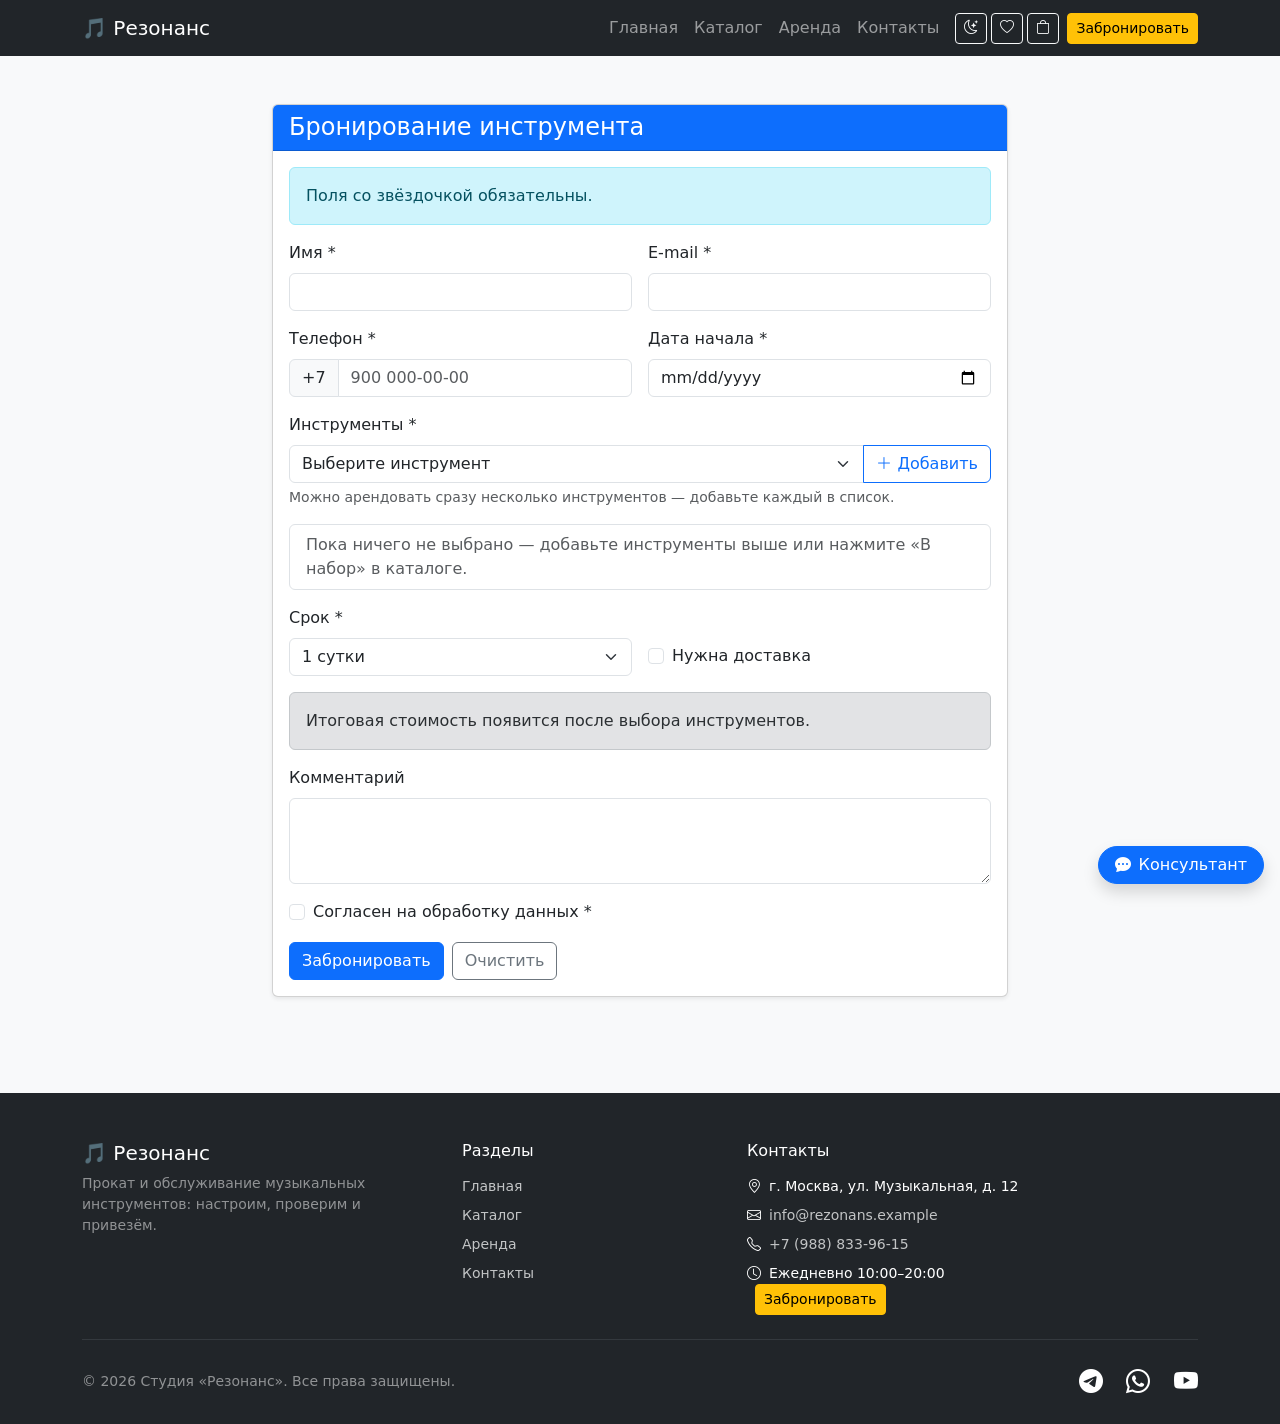
<file: order.html>
<!DOCTYPE html>
<html lang="ru">
<head>
  <meta charset="UTF-8">
  <meta name="viewport" content="width=device-width, initial-scale=1">
  <title>Бронирование — Резонанс</title>
  <link href="https://cdn.jsdelivr.net/npm/bootstrap@5.3.8/dist/css/bootstrap.min.css" rel="stylesheet">
  <link href="https://cdn.jsdelivr.net/npm/bootstrap-icons@1.11.3/font/bootstrap-icons.min.css" rel="stylesheet">
  <link rel="stylesheet" href="css/custom.css">
  <script>(function(){try{var t=JSON.parse(localStorage.getItem('rez_theme')||'null')||(window.matchMedia&&matchMedia('(prefers-color-scheme: dark)').matches?'dark':'light');document.documentElement.setAttribute('data-bs-theme',t)}catch(e){}})();</script>
</head>
<body class="bg-light d-flex flex-column min-vh-100" data-p="order">
  <header id="nav">
    <nav class="navbar navbar-expand-lg navbar-dark bg-dark">
      <div class="container">
        <a class="navbar-brand" href="index.html">🎵 Резонанс</a>
        <button class="navbar-toggler" data-bs-toggle="collapse" data-bs-target="#mainNav" aria-controls="mainNav" aria-expanded="false" aria-label="Переключить навигацию">
          <span class="navbar-toggler-icon"></span>
        </button>
        <div class="collapse navbar-collapse" id="mainNav">
          <ul class="navbar-nav ms-auto align-items-lg-center">
            <li class="nav-item"><a class="nav-link" aria-current="page" href="index.html">Главная</a></li>
            <li class="nav-item"><a class="nav-link" href="catalog.html">Каталог</a></li>
            <li class="nav-item"><a class="nav-link" href="rent.html">Аренда</a></li>
            <li class="nav-item"><a class="nav-link" href="contacts.html">Контакты</a></li>
            <li class="nav-item ms-lg-2"><a class="btn btn-warning btn-sm" href="order.html">Забронировать</a></li>
          </ul>
        </div>
      </div>
    </nav>
  </header>
  <main class="flex-grow-1">

    <div class="container my-5">
      <div class="row justify-content-center">
        <div class="col-12 col-lg-8">
          <div class="card shadow-sm">
            <div class="card-header bg-primary text-white">
              <h1 class="h4 mb-0">Бронирование инструмента</h1>
            </div>
            <div class="card-body">
              <div class="alert alert-info" role="alert">Поля со звёздочкой обязательны.</div>
              <div class="alert alert-success d-none ok" role="alert">Спасибо! Заявка отправлена, мы свяжемся с вами.</div>
              <form class="needs-validation" data-cart-form novalidate>
                <div class="row g-3">
                  <div class="col-12 col-md-6">
                    <label class="form-label" for="o1">Имя *</label>
                    <input id="o1" name="name" class="form-control" required>
                  </div>
                  <div class="col-12 col-md-6">
                    <label class="form-label" for="o2">E-mail *</label>
                    <input id="o2" name="email" type="email" class="form-control" required>
                  </div>
                  <div class="col-12 col-md-6">
                    <label class="form-label" for="o3">Телефон *</label>
                    <div class="input-group">
                      <span class="input-group-text">+7</span>
                      <input id="o3" name="phone" type="tel" class="form-control" placeholder="900 000-00-00" pattern="[0-9 \(\)\-]{10,14}" required>
                    </div>
                  </div>
                  <div class="col-12 col-md-6">
                    <label class="form-label" for="o4">Дата начала *</label>
                    <input id="o4" name="from" type="date" class="form-control" required>
                  </div>
                  <div class="col-12">
                    <label class="form-label" for="pr">Инструменты *</label>
                    <div class="input-group">
                      <select id="pr" class="form-select" aria-describedby="cartHelp">
                        <option value="">Выберите инструмент</option>
                      </select>
                      <button type="button" class="btn btn-outline-primary" id="cartAdd"><i class="bi bi-plus-lg"></i> Добавить</button>
                    </div>
                    <div id="cartHelp" class="form-text">Можно арендовать сразу несколько инструментов — добавьте каждый в список.</div>
                    <ul class="list-group mt-3" id="cartList"></ul>
                    <div class="text-danger small mt-2 d-none" id="cartErr" role="alert">Добавьте хотя бы один инструмент</div>
                    <input type="hidden" name="products" id="cartField">
                  </div>
                  <div class="col-12 col-md-6">
                    <label class="form-label" for="o5">Срок *</label>
                    <select id="o5" name="term" class="form-select">
                      <option>1 сутки</option>
                      <option>3 суток</option>
                      <option>Неделя</option>
                      <option>2 недели</option>
                      <option>Месяц</option>
                    </select>
                  </div>
                  <div class="col-12 col-md-6 d-flex align-items-end">
                    <div class="form-check mb-2">
                      <input id="o6" name="delivery" class="form-check-input" type="checkbox">
                      <label class="form-check-label" for="o6">Нужна доставка</label>
                    </div>
                  </div>
                  <div class="col-12">
                    <div class="alert alert-secondary mb-0" id="cartTotal" aria-live="polite">Итоговая стоимость появится после выбора инструментов.</div>
                  </div>
                  <div class="col-12">
                    <label class="form-label" for="o7">Комментарий</label>
                    <textarea id="o7" name="comment" class="form-control" rows="3"></textarea>
                  </div>
                  <div class="col-12">
                    <div class="form-check">
                      <input id="o8" class="form-check-input" type="checkbox" required>
                      <label class="form-check-label" for="o8">Согласен на обработку данных *</label>
                    </div>
                  </div>
                  <div class="col-12 d-flex gap-2">
                    <button class="btn btn-primary" type="submit">Забронировать</button>
                    <button class="btn btn-outline-secondary" type="reset">Очистить</button>
                  </div>
                </div>
              </form>
            </div>
          </div>
        </div>
      </div>
    </div>

  </main>
  <footer id="foot">
    <div class="bg-dark text-white pt-5 pb-4 mt-5">
      <div class="container">
        <div class="row g-4">
          <div class="col-12 col-md-4">
            <a class="h5 text-white text-decoration-none d-inline-block mb-2" href="index.html">🎵 Резонанс</a>
            <p class="text-white-50 small mb-0">Прокат и обслуживание музыкальных инструментов: настроим, проверим и привезём.</p>
          </div>
          <nav class="col-6 col-md-3" aria-label="Разделы сайта">
            <h2 class="h6 mb-3">Разделы</h2>
            <ul class="list-unstyled small mb-0">
              <li class="mb-2"><a class="link-light link-opacity-75 link-opacity-100-hover text-decoration-none" href="index.html">Главная</a></li>
              <li class="mb-2"><a class="link-light link-opacity-75 link-opacity-100-hover text-decoration-none" href="catalog.html">Каталог</a></li>
              <li class="mb-2"><a class="link-light link-opacity-75 link-opacity-100-hover text-decoration-none" href="rent.html">Аренда</a></li>
              <li class="mb-2"><a class="link-light link-opacity-75 link-opacity-100-hover text-decoration-none" href="contacts.html">Контакты</a></li>
            </ul>
          </nav>
          <div class="col-6 col-md-5">
            <h2 class="h6 mb-3">Контакты</h2>
            <ul class="list-unstyled small mb-0">
              <li class="mb-2"><i class="bi bi-geo-alt me-2"></i>г. Москва, ул. Музыкальная, д. 12</li>
              <li class="mb-2"><i class="bi bi-envelope me-2"></i><a class="link-light link-opacity-75 link-opacity-100-hover text-decoration-none" href="mailto:info@rezonans.example">info@rezonans.example</a></li>
              <li class="mb-2"><i class="bi bi-telephone me-2"></i><a class="link-light link-opacity-75 link-opacity-100-hover text-decoration-none" href="tel:+79000000000">+7 (988) 833-96-15</a></li>
              <li><i class="bi bi-clock me-2"></i>Ежедневно 10:00–20:00</li>
              <li class="nav-item ms-lg-2"><a class="btn btn-warning btn-sm" href="order.html">Забронировать</a></li>
            </ul>
          </div>
        </div>
        <hr class="border-secondary my-4">
        <div class="d-flex flex-column flex-md-row justify-content-between align-items-center gap-3">
          <div class="small text-white-50">© 2026 Студия «Резонанс». Все права защищены.</div>
          <div class="fs-4">
            <a class="text-white me-3" href="#" aria-label="Telegram"><i class="bi bi-telegram"></i></a>
            <a class="text-white me-3" href="#" aria-label="WhatsApp"><i class="bi bi-whatsapp"></i></a>
            <a class="text-white" href="#" aria-label="YouTube"><i class="bi bi-youtube"></i></a>
          </div>
        </div>
      </div>
    </div>
  </footer>
  <script src="https://cdn.jsdelivr.net/npm/bootstrap@5.3.8/dist/js/bootstrap.bundle.min.js"></script>
  <script src="js/app.js"></script>
</body>
</html>
</file>
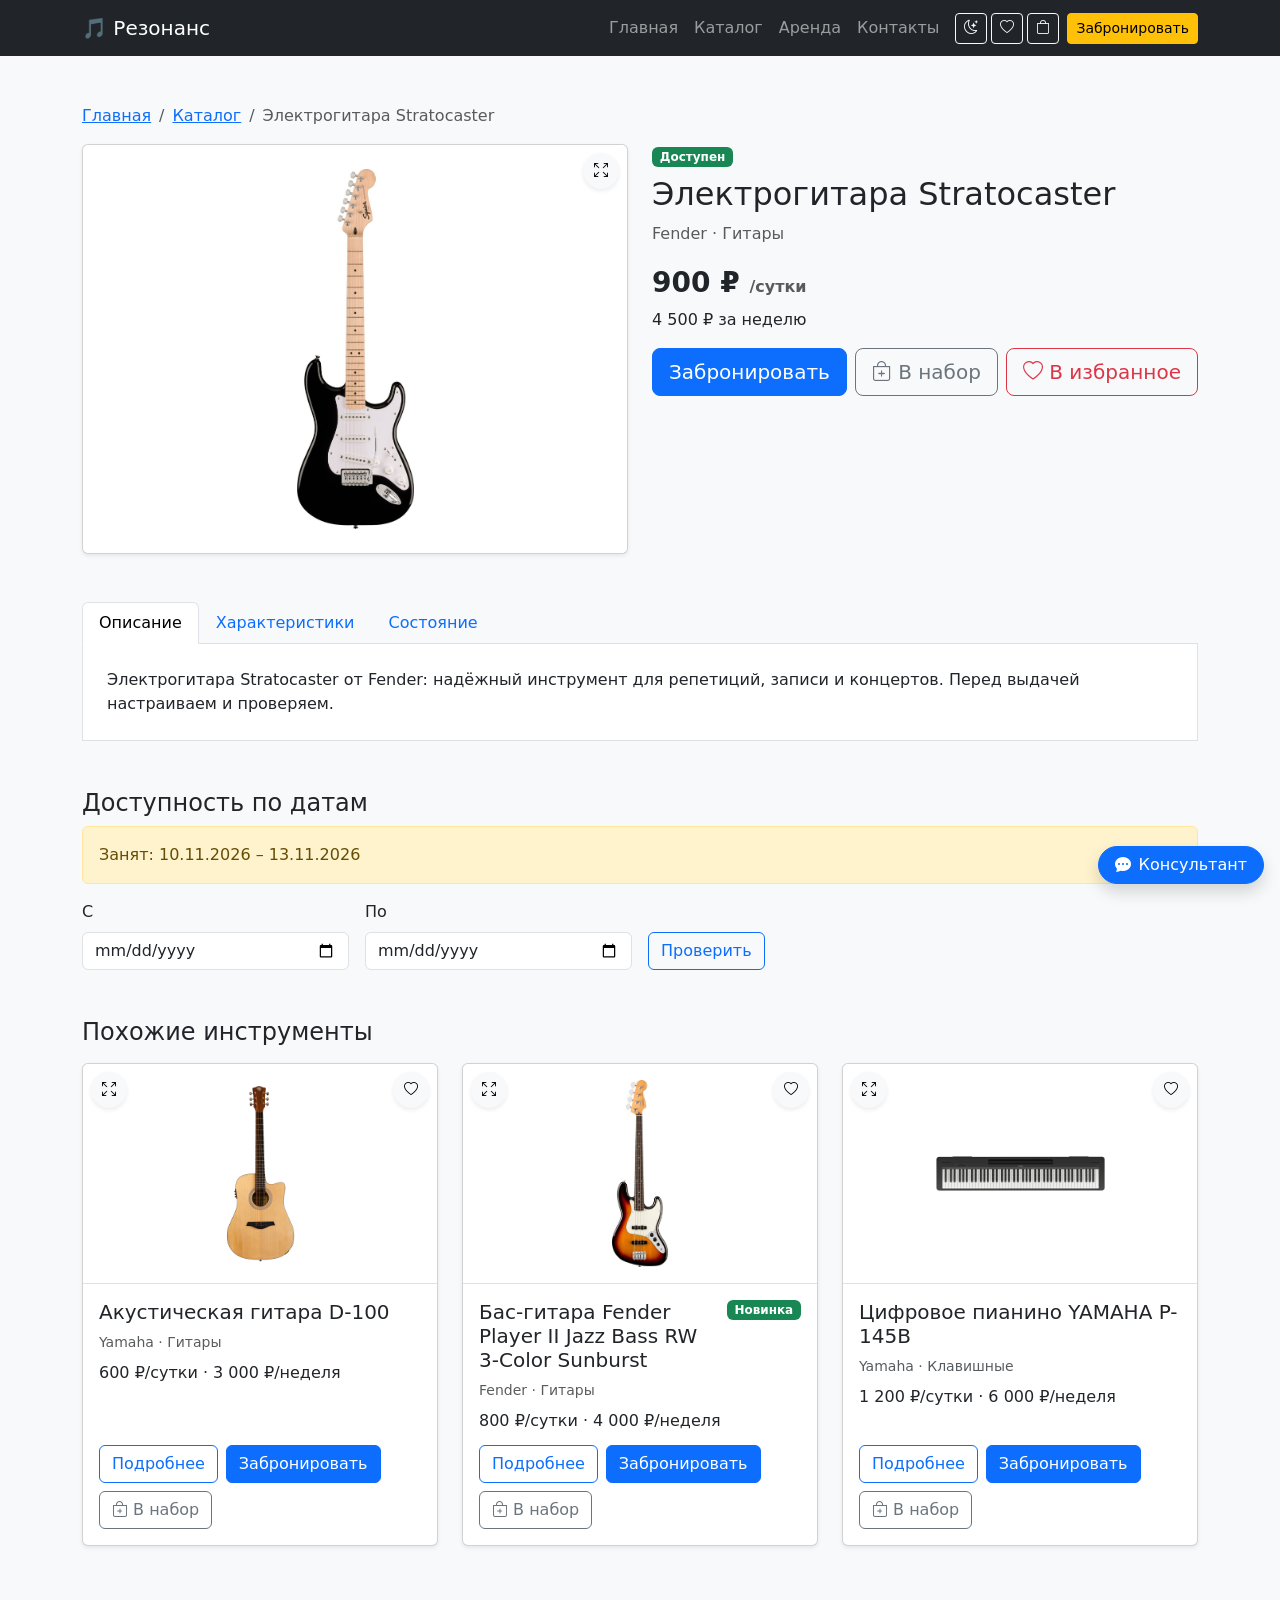
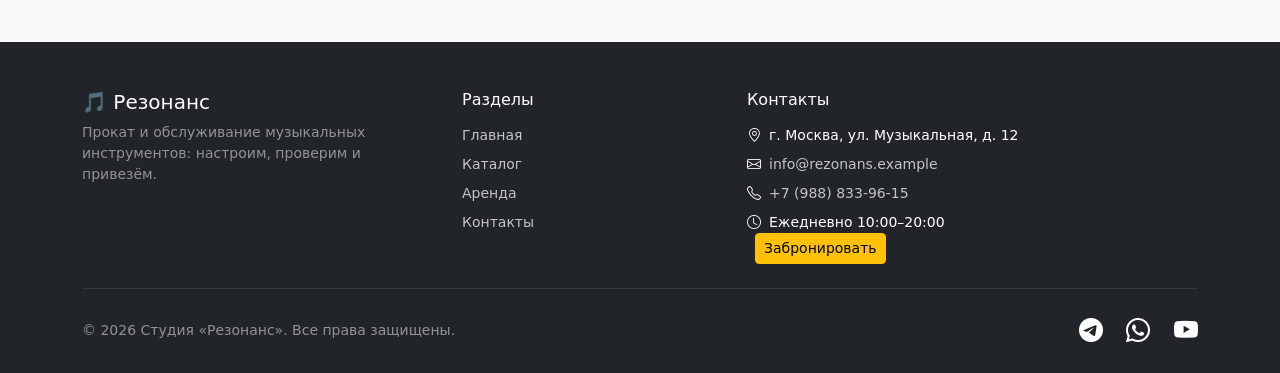
<file: product.html>
<!DOCTYPE html>
<html lang="ru">
<head>
  <meta charset="UTF-8">
  <meta name="viewport" content="width=device-width, initial-scale=1">
  <title>Инструмент — Резонанс</title>
  <link href="https://cdn.jsdelivr.net/npm/bootstrap@5.3.8/dist/css/bootstrap.min.css" rel="stylesheet">
  <link href="https://cdn.jsdelivr.net/npm/bootstrap-icons@1.11.3/font/bootstrap-icons.min.css" rel="stylesheet">
  <link rel="stylesheet" href="css/custom.css">
  <script>(function(){try{var t=JSON.parse(localStorage.getItem('rez_theme')||'null')||(window.matchMedia&&matchMedia('(prefers-color-scheme: dark)').matches?'dark':'light');document.documentElement.setAttribute('data-bs-theme',t)}catch(e){}})();</script>
</head>
<body class="bg-light d-flex flex-column min-vh-100" data-p="product">
  <header id="nav">
    <nav class="navbar navbar-expand-lg navbar-dark bg-dark">
      <div class="container">
        <a class="navbar-brand" href="index.html">🎵 Резонанс</a>
        <button class="navbar-toggler" data-bs-toggle="collapse" data-bs-target="#mainNav" aria-controls="mainNav" aria-expanded="false" aria-label="Переключить навигацию">
          <span class="navbar-toggler-icon"></span>
        </button>
        <div class="collapse navbar-collapse" id="mainNav">
          <ul class="navbar-nav ms-auto align-items-lg-center">
            <li class="nav-item"><a class="nav-link" aria-current="page" href="index.html">Главная</a></li>
            <li class="nav-item"><a class="nav-link" href="catalog.html">Каталог</a></li>
            <li class="nav-item"><a class="nav-link" href="rent.html">Аренда</a></li>
            <li class="nav-item"><a class="nav-link" href="contacts.html">Контакты</a></li>
            <li class="nav-item ms-lg-2"><a class="btn btn-warning btn-sm" href="order.html">Забронировать</a></li>
          </ul>
        </div>
      </div>
    </nav>
  </header>
  <main class="flex-grow-1">
    <div class="container my-5" id="prod">

      <nav aria-label="breadcrumb">
        <ol class="breadcrumb">
          <li class="breadcrumb-item"><a href="index.html">Главная</a></li>
          <li class="breadcrumb-item"><a href="catalog.html">Каталог</a></li>
          <li class="breadcrumb-item active" aria-current="page" id="pCrumb">Электрогитара Stratocaster</li>
        </ol>
      </nav>
      <div class="row g-4">
        <div class="col-12 col-lg-6">
          <div class="card shadow-sm">
            <div id="pImg" class="ratio ratio-4x3 bg-white rounded">
              <img src="images/Stratocaster.jpg" class="object-fit-contain p-4" alt="Электрогитара Stratocaster">
            </div>
          </div>
        </div>
        <div class="col-12 col-lg-6">
          <span id="pBadge" class="badge bg-success mb-2">Доступен</span>
          <h1 class="h2" id="pTitle">Электрогитара Stratocaster</h1>
          <p class="text-muted" id="pMeta">Fender · Гитары</p>
          <p class="fs-3 fw-bold mb-1"><span id="pDay">900 ₽</span> <small class="fs-6 text-muted">/сутки</small></p>
          <p class="mb-3" id="pWeek">4 500 ₽ за неделю</p>
          <a class="btn btn-primary btn-lg" id="pBook" href="order.html?id=2">Забронировать</a>
        </div>
      </div>
      <ul class="nav nav-tabs mt-5" role="tablist">
        <li class="nav-item"><button class="nav-link active" data-bs-toggle="tab" data-bs-target="#t1">Описание</button></li>
        <li class="nav-item"><button class="nav-link" data-bs-toggle="tab" data-bs-target="#t2">Характеристики</button></li>
        <li class="nav-item"><button class="nav-link" data-bs-toggle="tab" data-bs-target="#t3">Состояние</button></li>
      </ul>
      <div class="tab-content bg-white border border-top-0 p-4">
        <div class="tab-pane fade show active" id="t1" data-desc>Электрогитара Stratocaster от Fender: надёжный инструмент для репетиций, записи и концертов. Перед выдачей настраиваем и проверяем.</div>
        <div class="tab-pane fade" id="t2">
          <div class="table-responsive">
            <table class="table table-striped mb-0">
              <tbody id="pSpecs">
                <tr><th>Бренд</th><td>Fender</td></tr>
                <tr><th>Категория</th><td>Гитары</td></tr>
                <tr><th>Цена за сутки</th><td>900 ₽</td></tr>
                <tr><th>Цена за неделю</th><td>4 500 ₽</td></tr>
              </tbody>
            </table>
          </div>
        </div>
        <div class="tab-pane fade" id="t3" data-state>Состояние: <b>Отличное</b>. Последнее обслуживание — в этом месяце.</div>
      </div>
      <h2 class="h4 mt-5">Доступность по датам</h2>
      <div class="alert alert-warning">Занят: 10.11.2026 – 13.11.2026</div>
      <form id="av" class="row g-3 align-items-end">
        <div class="col-6 col-md-3"><label class="form-label" for="d1">С</label><input id="d1" type="date" class="form-control" required></div>
        <div class="col-6 col-md-3"><label class="form-label" for="d2">По</label><input id="d2" type="date" class="form-control" required></div>
        <div class="col-12 col-md-3"><button class="btn btn-outline-primary">Проверить</button></div>
      </form>
      <div id="res" class="mt-3"></div>
      <h2 class="h4 mt-5 mb-3">Похожие инструменты</h2>
      <div class="row g-4" id="pSim">

        <div class="col-12 col-md-6 col-lg-4">
          <div class="card h-100 shadow-sm">
            <div class="bg-white border-bottom rounded-top p-3" style="height:220px">
              <img src="images/%D0%90%D0%BA%D1%83%D1%81%D1%82%D0%B8%D1%87%D0%B5%D1%81%D0%BA%D0%B0%D1%8F%20%D0%B3%D0%B8%D1%82%D0%B0%D1%80%D0%B0%20D-100.jpg" class="w-100 h-100 object-fit-contain" alt="Акустическая гитара D-100">
            </div>
            <div class="card-body d-flex flex-column">
              <div class="d-flex justify-content-between gap-2">
                <h2 class="h5 card-title">Акустическая гитара D-100</h2>
              </div>
              <p class="text-muted small mb-2">Yamaha · Гитары</p>
              <p class="mb-1">600 ₽/сутки · 3 000 ₽/неделя</p>
              <p class="fw-bold">За 1 дн.: 600 ₽</p>
              <div class="mt-auto d-flex flex-wrap gap-2 pt-2">
                <a class="btn btn-outline-primary" href="product.html?id=1">Подробнее</a>
                <a class="btn btn-primary" href="order.html?id=1">Забронировать</a>
              </div>
            </div>
          </div>
        </div>

        <div class="col-12 col-md-6 col-lg-4">
          <div class="card h-100 shadow-sm">
            <div class="bg-white border-bottom rounded-top p-3" style="height:220px">
              <img src="images/FENDER%20Player%20II%20Jazz%20Bass%20RW%203-Color%20Sunburst.jpg" class="w-100 h-100 object-fit-contain" alt="Бас-гитара Fender Player II Jazz Bass RW 3-Color Sunburst">
            </div>
            <div class="card-body d-flex flex-column">
              <div class="d-flex justify-content-between gap-2">
                <h2 class="h5 card-title">Бас-гитара Fender Player II Jazz Bass RW 3-Color Sunburst</h2>
                <span class="badge bg-success align-self-start">Новинка</span>
              </div>
              <p class="text-muted small mb-2">Fender · Гитары</p>
              <p class="mb-1">800 ₽/сутки · 4 000 ₽/неделя</p>
              <p class="fw-bold">За 1 дн.: 800 ₽</p>
              <div class="mt-auto d-flex flex-wrap gap-2 pt-2">
                <a class="btn btn-outline-primary" href="product.html?id=3">Подробнее</a>
                <a class="btn btn-primary" href="order.html?id=3">Забронировать</a>
              </div>
            </div>
          </div>
        </div>

        <div class="col-12 col-md-6 col-lg-4">
          <div class="card h-100 shadow-sm">
            <div class="bg-white border-bottom rounded-top p-3" style="height:220px">
              <img src="images/%D0%A6%D0%B8%D1%84%D1%80%D0%BE%D0%B2%D0%BE%D0%B5%20%D0%BF%D0%B8%D0%B0%D0%BD%D0%B8%D0%BD%D0%BE%20YAMAHA%20P-145B.jpg" class="w-100 h-100 object-fit-contain" alt="Цифровое пианино YAMAHA P-145B">
            </div>
            <div class="card-body d-flex flex-column">
              <div class="d-flex justify-content-between gap-2">
                <h2 class="h5 card-title">Цифровое пианино YAMAHA P-145B</h2>
              </div>
              <p class="text-muted small mb-2">Yamaha · Клавишные</p>
              <p class="mb-1">1 200 ₽/сутки · 6 000 ₽/неделя</p>
              <p class="fw-bold">За 1 дн.: 1 200 ₽</p>
              <div class="mt-auto d-flex flex-wrap gap-2 pt-2">
                <a class="btn btn-outline-primary" href="product.html?id=4">Подробнее</a>
                <a class="btn btn-primary" href="order.html?id=4">Забронировать</a>
              </div>
            </div>
          </div>
        </div>

      </div>
    </div>
  </main>
  <footer id="foot">
    <div class="bg-dark text-white pt-5 pb-4 mt-5">
      <div class="container">
        <div class="row g-4">
          <div class="col-12 col-md-4">
            <a class="h5 text-white text-decoration-none d-inline-block mb-2" href="index.html">🎵 Резонанс</a>
            <p class="text-white-50 small mb-0">Прокат и обслуживание музыкальных инструментов: настроим, проверим и привезём.</p>
          </div>
          <nav class="col-6 col-md-3" aria-label="Разделы сайта">
            <h2 class="h6 mb-3">Разделы</h2>
            <ul class="list-unstyled small mb-0">
              <li class="mb-2"><a class="link-light link-opacity-75 link-opacity-100-hover text-decoration-none" href="index.html">Главная</a></li>
              <li class="mb-2"><a class="link-light link-opacity-75 link-opacity-100-hover text-decoration-none" href="catalog.html">Каталог</a></li>
              <li class="mb-2"><a class="link-light link-opacity-75 link-opacity-100-hover text-decoration-none" href="rent.html">Аренда</a></li>
              <li class="mb-2"><a class="link-light link-opacity-75 link-opacity-100-hover text-decoration-none" href="contacts.html">Контакты</a></li>
            </ul>
          </nav>
          <div class="col-6 col-md-5">
            <h2 class="h6 mb-3">Контакты</h2>
            <ul class="list-unstyled small mb-0">
              <li class="mb-2"><i class="bi bi-geo-alt me-2"></i>г. Москва, ул. Музыкальная, д. 12</li>
              <li class="mb-2"><i class="bi bi-envelope me-2"></i><a class="link-light link-opacity-75 link-opacity-100-hover text-decoration-none" href="mailto:info@rezonans.example">info@rezonans.example</a></li>
              <li class="mb-2"><i class="bi bi-telephone me-2"></i><a class="link-light link-opacity-75 link-opacity-100-hover text-decoration-none" href="tel:+79000000000">+7 (988) 833-96-15</a></li>
              <li><i class="bi bi-clock me-2"></i>Ежедневно 10:00–20:00</li>
              <li class="nav-item ms-lg-2"><a class="btn btn-warning btn-sm" href="order.html">Забронировать</a></li>
            </ul>
          </div>
        </div>
        <hr class="border-secondary my-4">
        <div class="d-flex flex-column flex-md-row justify-content-between align-items-center gap-3">
          <div class="small text-white-50">© 2026 Студия «Резонанс». Все права защищены.</div>
          <div class="fs-4">
            <a class="text-white me-3" href="#" aria-label="Telegram"><i class="bi bi-telegram"></i></a>
            <a class="text-white me-3" href="#" aria-label="WhatsApp"><i class="bi bi-whatsapp"></i></a>
            <a class="text-white" href="#" aria-label="YouTube"><i class="bi bi-youtube"></i></a>
          </div>
        </div>
      </div>
    </div>
  </footer>
  <script src="https://cdn.jsdelivr.net/npm/bootstrap@5.3.8/dist/js/bootstrap.bundle.min.js"></script>
  <script src="js/app.js"></script>
</body>
</html>
</file>
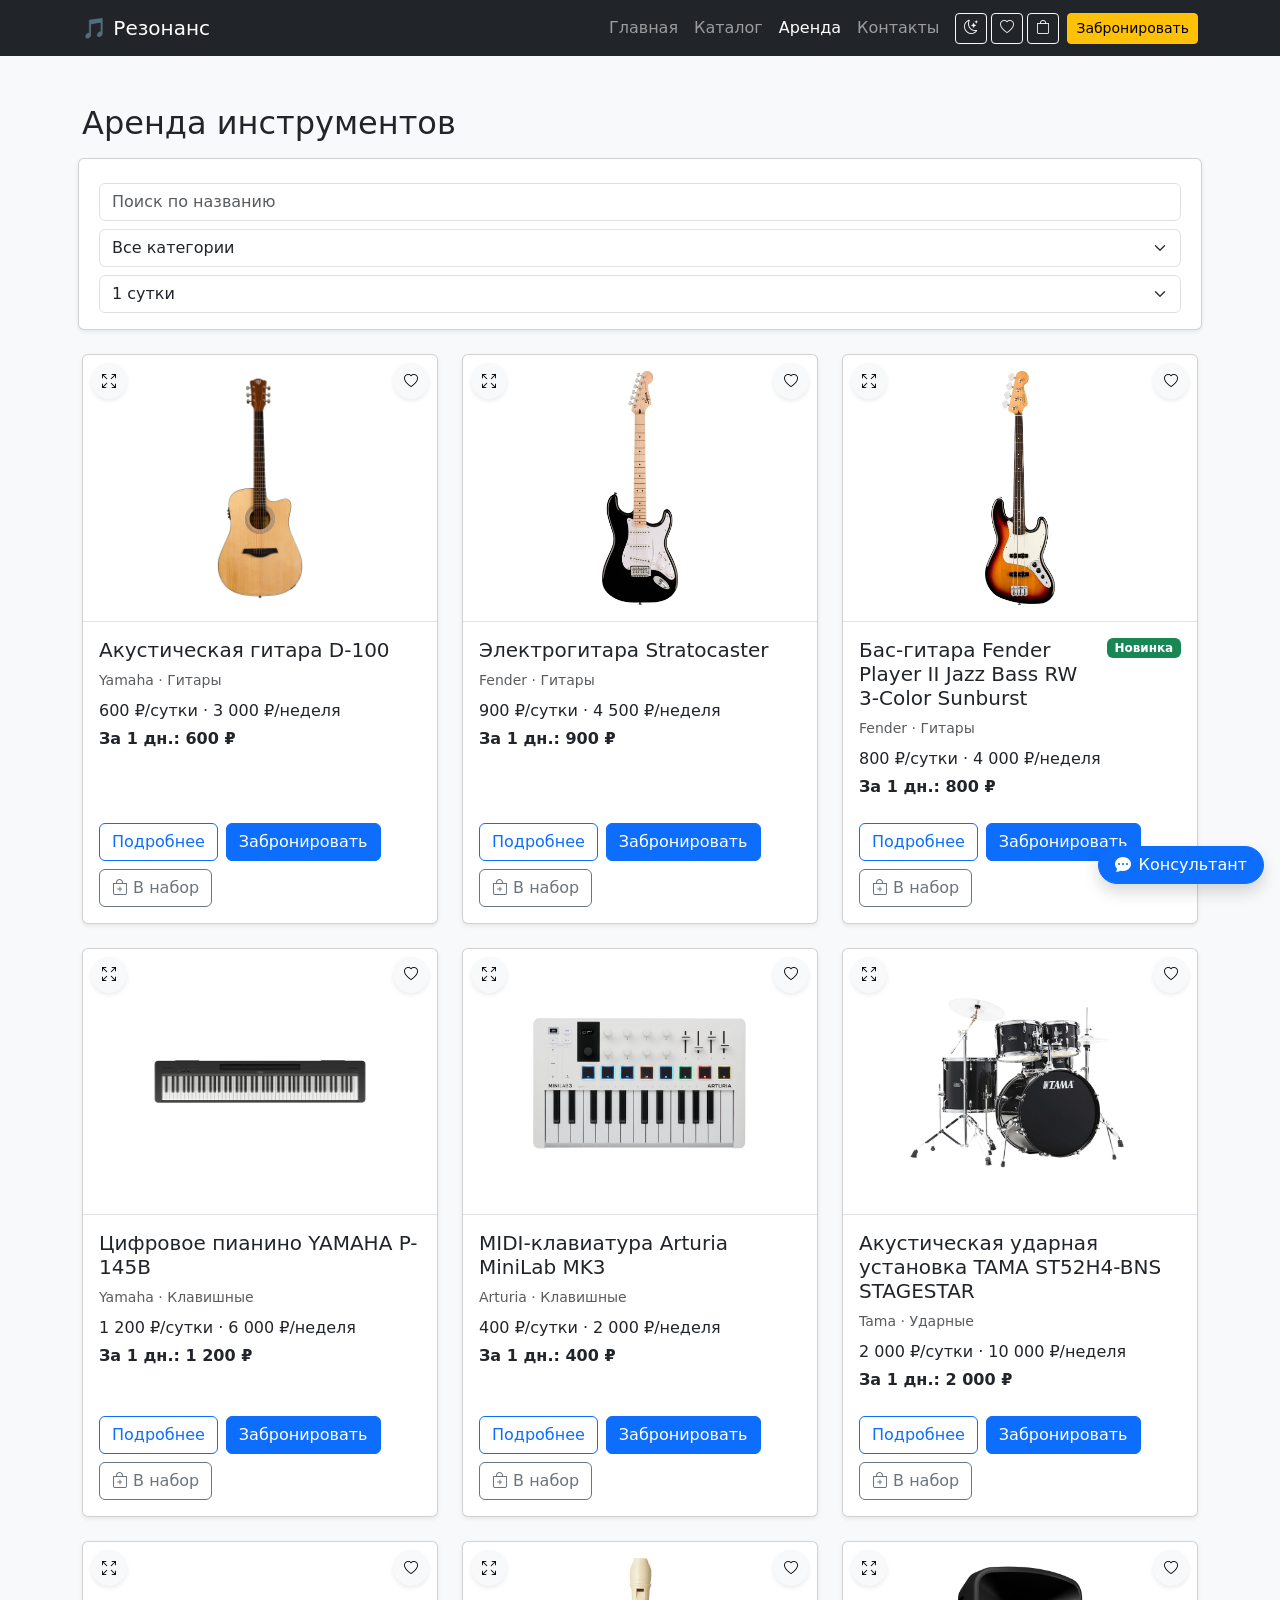
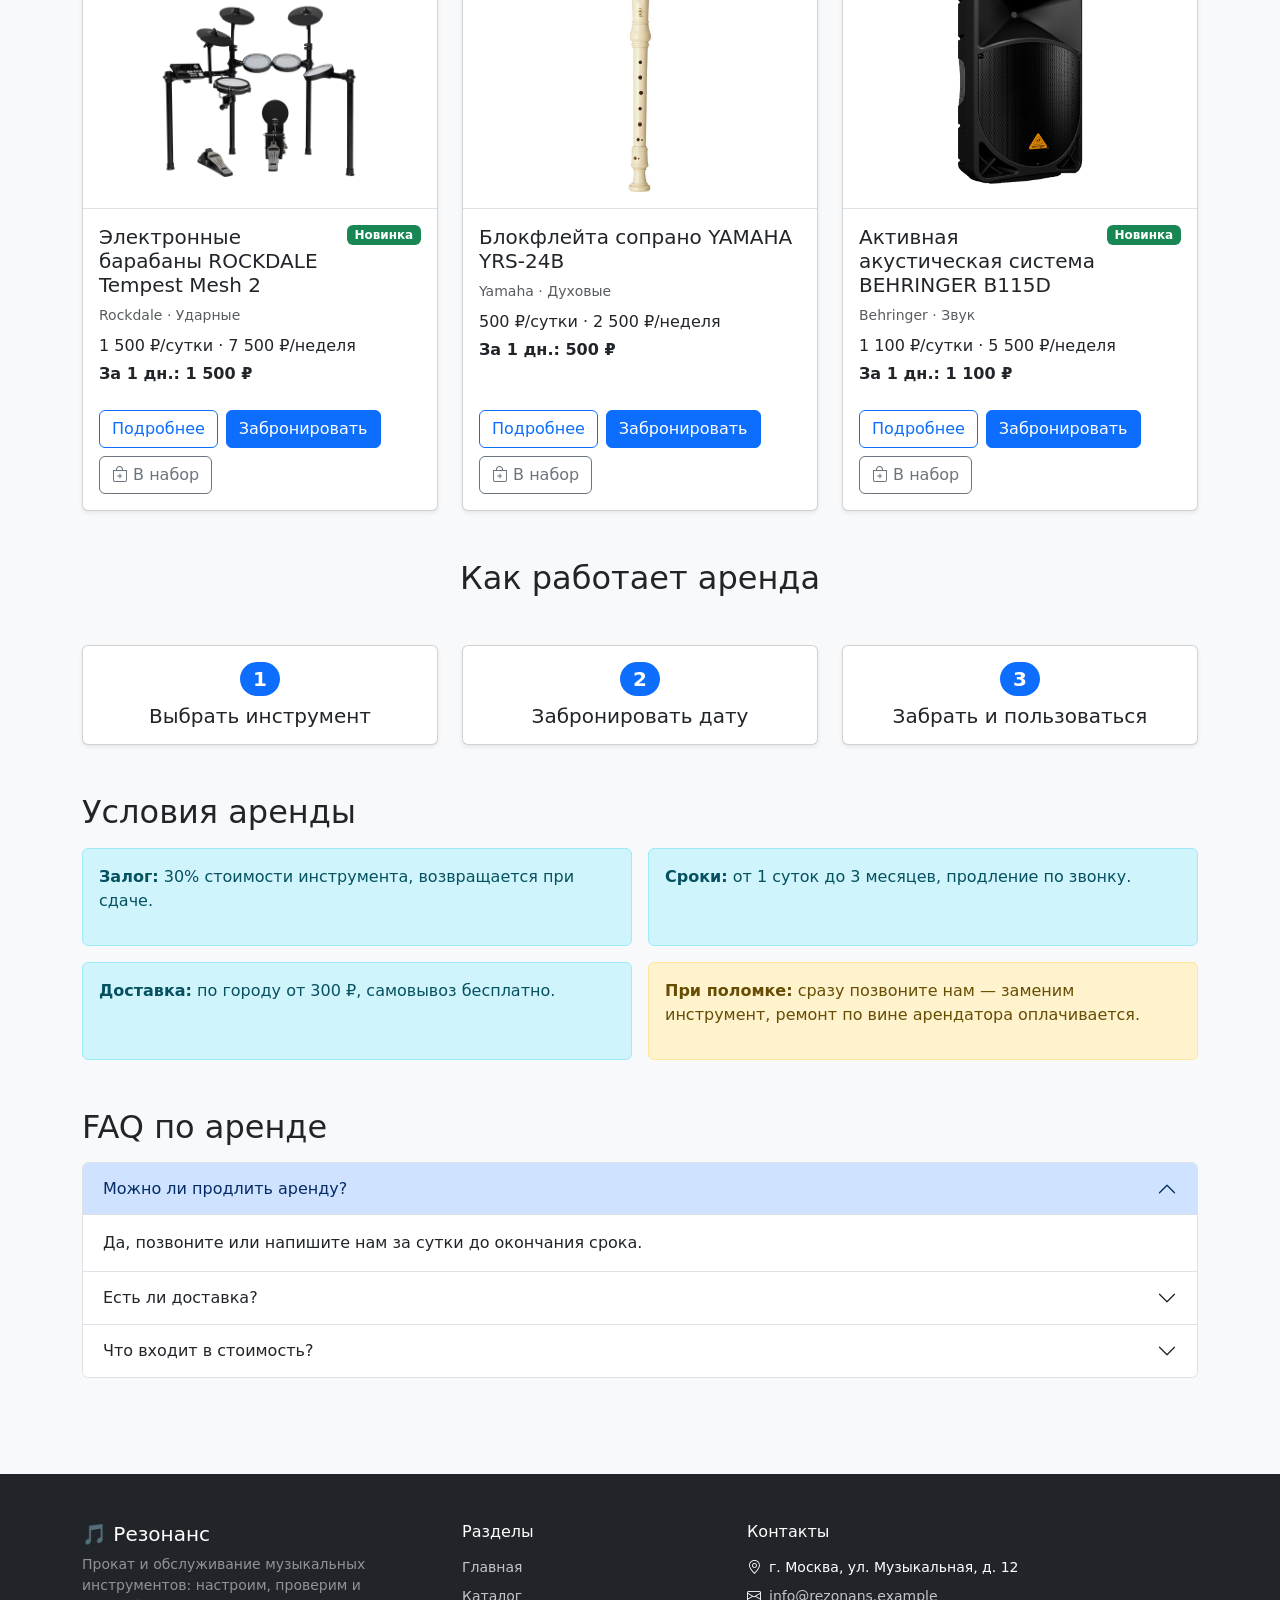
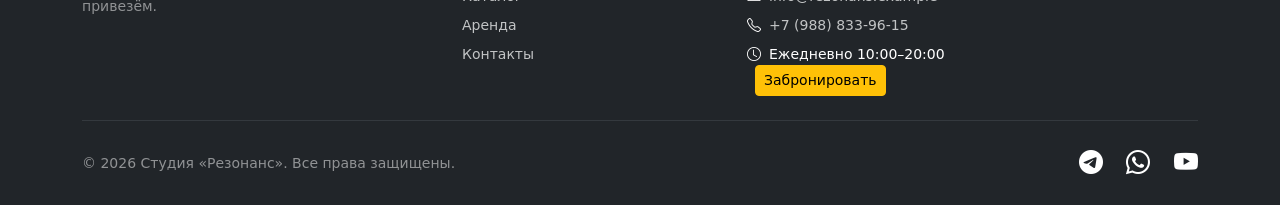
<file: rent.html>
<!DOCTYPE html>
<html lang="ru">
<head>
  <meta charset="UTF-8">
  <meta name="viewport" content="width=device-width, initial-scale=1">
  <title>Аренда — Резонанс</title>
  <link href="https://cdn.jsdelivr.net/npm/bootstrap@5.3.8/dist/css/bootstrap.min.css" rel="stylesheet">
  <link href="https://cdn.jsdelivr.net/npm/bootstrap-icons@1.11.3/font/bootstrap-icons.min.css" rel="stylesheet">
  <link rel="stylesheet" href="css/custom.css">
  <script>(function(){try{var t=JSON.parse(localStorage.getItem('rez_theme')||'null')||(window.matchMedia&&matchMedia('(prefers-color-scheme: dark)').matches?'dark':'light');document.documentElement.setAttribute('data-bs-theme',t)}catch(e){}})();</script>
</head>
<body class="bg-light d-flex flex-column min-vh-100" data-p="rent">
  <header id="nav">
    <nav class="navbar navbar-expand-lg navbar-dark bg-dark">
      <div class="container">
        <a class="navbar-brand" href="index.html">🎵 Резонанс</a>
        <button class="navbar-toggler" data-bs-toggle="collapse" data-bs-target="#mainNav" aria-controls="mainNav" aria-expanded="false" aria-label="Переключить навигацию">
          <span class="navbar-toggler-icon"></span>
        </button>
        <div class="collapse navbar-collapse" id="mainNav">
          <ul class="navbar-nav ms-auto align-items-lg-center">
            <li class="nav-item"><a class="nav-link" aria-current="page" href="index.html">Главная</a></li>
            <li class="nav-item"><a class="nav-link" href="catalog.html">Каталог</a></li>
            <li class="nav-item"><a class="nav-link active" href="rent.html">Аренда</a></li>
            <li class="nav-item"><a class="nav-link" href="contacts.html">Контакты</a></li>
            <li class="nav-item ms-lg-2"><a class="btn btn-warning btn-sm" href="order.html">Забронировать</a></li>
          </ul>
        </div>
      </div>
    </nav>
  </header>
  <main class="flex-grow-1">

    <div class="container my-5">
      <h1 class="h2 mb-4">Аренда инструментов</h1>

      <form id="flt" class="row g-2 card card-body shadow-sm mb-4 align-items-center">
        <div class="col">
          <input id="q" class="form-control" placeholder="Поиск по названию" aria-label="Поиск по названию">
        </div>
        <div class="col">
          <select id="cat" class="form-select" aria-label="Категория">
            <option value="">Все категории</option>
            <option value="g">Гитары</option>
            <option value="k">Клавишные</option>
            <option value="d">Ударные</option>
            <option value="w">Духовые</option>
            <option value="a">Звук</option>
          </select>
        </div>
        <div class="col">
          <select id="term" class="form-select" aria-label="Срок аренды">
            <option value="1">1 сутки</option>
            <option value="3">3 суток</option>
            <option value="7">Неделя</option>
            <option value="14">2 недели</option>
            <option value="30">Месяц</option>
          </select>
        </div>
      </form>

      <div class="row g-4" id="grid">

        <div class="col-12 col-md-6 col-lg-4">
          <div class="card h-100 shadow-sm">
            <div class="ratio ratio-4x3 bg-white border-bottom rounded-top">
              <img src="images/%D0%90%D0%BA%D1%83%D1%81%D1%82%D0%B8%D1%87%D0%B5%D1%81%D0%BA%D0%B0%D1%8F%20%D0%B3%D0%B8%D1%82%D0%B0%D1%80%D0%B0%20D-100.jpg" class="card-img-top object-fit-contain p-3" alt="Акустическая гитара D-100" loading="lazy">
            </div>
            <div class="card-body d-flex flex-column">
              <div class="d-flex justify-content-between gap-2">
                <h2 class="h5 card-title">Акустическая гитара D-100</h2>
              </div>
              <p class="text-muted small mb-2">Yamaha · Гитары</p>
              <p class="mb-1">600 ₽/сутки · 3 000 ₽/неделя</p>
              <p class="fw-bold">За 1 дн.: 600 ₽</p>
              <div class="mt-auto d-flex flex-wrap gap-2 pt-2">
                <a class="btn btn-outline-primary" href="product.html?id=1">Подробнее</a>
                <a class="btn btn-primary" href="order.html?id=1">Забронировать</a>
              </div>
            </div>
          </div>
        </div>

        <div class="col-12 col-md-6 col-lg-4">
          <div class="card h-100 shadow-sm">
            <div class="ratio ratio-4x3 bg-white border-bottom rounded-top">
              <img src="images/Stratocaster.jpg" class="card-img-top object-fit-contain p-3" alt="Электрогитара Stratocaster" loading="lazy">
            </div>
            <div class="card-body d-flex flex-column">
              <div class="d-flex justify-content-between gap-2">
                <h2 class="h5 card-title">Электрогитара Stratocaster</h2>
              </div>
              <p class="text-muted small mb-2">Fender · Гитары</p>
              <p class="mb-1">900 ₽/сутки · 4 500 ₽/неделя</p>
              <p class="fw-bold">За 1 дн.: 900 ₽</p>
              <div class="mt-auto d-flex flex-wrap gap-2 pt-2">
                <a class="btn btn-outline-primary" href="product.html?id=2">Подробнее</a>
                <a class="btn btn-primary" href="order.html?id=2">Забронировать</a>
              </div>
            </div>
          </div>
        </div>

        <div class="col-12 col-md-6 col-lg-4">
          <div class="card h-100 shadow-sm">
            <div class="ratio ratio-4x3 bg-white border-bottom rounded-top">
              <img src="images/FENDER%20Player%20II%20Jazz%20Bass%20RW%203-Color%20Sunburst.jpg" class="card-img-top object-fit-contain p-3" alt="Бас-гитара Fender Player II Jazz Bass RW 3-Color Sunburst" loading="lazy">
            </div>
            <div class="card-body d-flex flex-column">
              <div class="d-flex justify-content-between gap-2">
                <h2 class="h5 card-title">Бас-гитара Fender Player II Jazz Bass RW 3-Color Sunburst</h2>
                <span class="badge bg-success align-self-start">Новинка</span>
              </div>
              <p class="text-muted small mb-2">Fender · Гитары</p>
              <p class="mb-1">800 ₽/сутки · 4 000 ₽/неделя</p>
              <p class="fw-bold">За 1 дн.: 800 ₽</p>
              <div class="mt-auto d-flex flex-wrap gap-2 pt-2">
                <a class="btn btn-outline-primary" href="product.html?id=3">Подробнее</a>
                <a class="btn btn-primary" href="order.html?id=3">Забронировать</a>
              </div>
            </div>
          </div>
        </div>

        <div class="col-12 col-md-6 col-lg-4">
          <div class="card h-100 shadow-sm">
            <div class="ratio ratio-4x3 bg-white border-bottom rounded-top">
              <img src="images/%D0%A6%D0%B8%D1%84%D1%80%D0%BE%D0%B2%D0%BE%D0%B5%20%D0%BF%D0%B8%D0%B0%D0%BD%D0%B8%D0%BD%D0%BE%20YAMAHA%20P-145B.jpg" class="card-img-top object-fit-contain p-3" alt="Цифровое пианино YAMAHA P-145B" loading="lazy">
            </div>
            <div class="card-body d-flex flex-column">
              <div class="d-flex justify-content-between gap-2">
                <h2 class="h5 card-title">Цифровое пианино YAMAHA P-145B</h2>
              </div>
              <p class="text-muted small mb-2">Yamaha · Клавишные</p>
              <p class="mb-1">1 200 ₽/сутки · 6 000 ₽/неделя</p>
              <p class="fw-bold">За 1 дн.: 1 200 ₽</p>
              <div class="mt-auto d-flex flex-wrap gap-2 pt-2">
                <a class="btn btn-outline-primary" href="product.html?id=4">Подробнее</a>
                <a class="btn btn-primary" href="order.html?id=4">Забронировать</a>
              </div>
            </div>
          </div>
        </div>

        <div class="col-12 col-md-6 col-lg-4">
          <div class="card h-100 shadow-sm">
            <div class="ratio ratio-4x3 bg-white border-bottom rounded-top">
              <img src="images/Midi%20%D0%BA%D0%BB%D0%B0%D0%B2%D0%B8%D0%B0%D1%82%D1%83%D1%80%D0%B0%20Arturia%20minilab%20MK3.jpg" class="card-img-top object-fit-contain p-3" alt="MIDI-клавиатура Arturia MiniLab MK3" loading="lazy">
            </div>
            <div class="card-body d-flex flex-column">
              <div class="d-flex justify-content-between gap-2">
                <h2 class="h5 card-title">MIDI-клавиатура Arturia MiniLab MK3</h2>
              </div>
              <p class="text-muted small mb-2">Arturia · Клавишные</p>
              <p class="mb-1">400 ₽/сутки · 2 000 ₽/неделя</p>
              <p class="fw-bold">За 1 дн.: 400 ₽</p>
              <div class="mt-auto d-flex flex-wrap gap-2 pt-2">
                <a class="btn btn-outline-primary" href="product.html?id=6">Подробнее</a>
                <a class="btn btn-primary" href="order.html?id=6">Забронировать</a>
              </div>
            </div>
          </div>
        </div>

        <div class="col-12 col-md-6 col-lg-4">
          <div class="card h-100 shadow-sm">
            <div class="ratio ratio-4x3 bg-white border-bottom rounded-top">
              <img src="images/%D0%90%D0%BA%D1%83%D1%81%D1%82%D0%B8%D1%87%D0%B5%D1%81%D0%BA%D0%B0%D1%8F%20%D1%83%D0%B4%D0%B0%D1%80%D0%BD%D0%B0%D1%8F%20%D1%83%D1%81%D1%82%D0%B0%D0%BD%D0%BE%D0%B2%D0%BA%D0%B0%20TAMA%20ST52H4-BNS%20STAGESTAR.jpg" class="card-img-top object-fit-contain p-3" alt="Акустическая ударная установка TAMA ST52H4-BNS STAGESTAR" loading="lazy">
            </div>
            <div class="card-body d-flex flex-column">
              <div class="d-flex justify-content-between gap-2">
                <h2 class="h5 card-title">Акустическая ударная установка TAMA ST52H4-BNS STAGESTAR</h2>
              </div>
              <p class="text-muted small mb-2">Tama · Ударные</p>
              <p class="mb-1">2 000 ₽/сутки · 10 000 ₽/неделя</p>
              <p class="fw-bold">За 1 дн.: 2 000 ₽</p>
              <div class="mt-auto d-flex flex-wrap gap-2 pt-2">
                <a class="btn btn-outline-primary" href="product.html?id=7">Подробнее</a>
                <a class="btn btn-primary" href="order.html?id=7">Забронировать</a>
              </div>
            </div>
          </div>
        </div>

        <div class="col-12 col-md-6 col-lg-4">
          <div class="card h-100 shadow-sm">
            <div class="ratio ratio-4x3 bg-white border-bottom rounded-top">
              <img src="images/ROCKDALE%20Tempest%20Mesh%202.jpg" class="card-img-top object-fit-contain p-3" alt="Электронные барабаны ROCKDALE Tempest Mesh 2" loading="lazy">
            </div>
            <div class="card-body d-flex flex-column">
              <div class="d-flex justify-content-between gap-2">
                <h2 class="h5 card-title">Электронные барабаны ROCKDALE Tempest Mesh 2</h2>
                <span class="badge bg-success align-self-start">Новинка</span>
              </div>
              <p class="text-muted small mb-2">Rockdale · Ударные</p>
              <p class="mb-1">1 500 ₽/сутки · 7 500 ₽/неделя</p>
              <p class="fw-bold">За 1 дн.: 1 500 ₽</p>
              <div class="mt-auto d-flex flex-wrap gap-2 pt-2">
                <a class="btn btn-outline-primary" href="product.html?id=8">Подробнее</a>
                <a class="btn btn-primary" href="order.html?id=8">Забронировать</a>
              </div>
            </div>
          </div>
        </div>

        <div class="col-12 col-md-6 col-lg-4">
          <div class="card h-100 shadow-sm">
            <div class="ratio ratio-4x3 bg-white border-bottom rounded-top">
              <img src="images/%D0%91%D0%BB%D0%BE%D0%BA%D1%84%D0%BB%D0%B5%D0%B9%D1%82%D0%B0%20%D1%81%D0%BE%D0%BF%D1%80%D0%B0%D0%BD%D0%BE%20YAMAHA%20YRS-24B.jpeg" class="card-img-top object-fit-contain p-3" alt="Блокфлейта сопрано YAMAHA YRS-24B" loading="lazy">
            </div>
            <div class="card-body d-flex flex-column">
              <div class="d-flex justify-content-between gap-2">
                <h2 class="h5 card-title">Блокфлейта сопрано YAMAHA YRS-24B</h2>
              </div>
              <p class="text-muted small mb-2">Yamaha · Духовые</p>
              <p class="mb-1">500 ₽/сутки · 2 500 ₽/неделя</p>
              <p class="fw-bold">За 1 дн.: 500 ₽</p>
              <div class="mt-auto d-flex flex-wrap gap-2 pt-2">
                <a class="btn btn-outline-primary" href="product.html?id=10">Подробнее</a>
                <a class="btn btn-primary" href="order.html?id=10">Забронировать</a>
              </div>
            </div>
          </div>
        </div>

        <div class="col-12 col-md-6 col-lg-4">
          <div class="card h-100 shadow-sm">
            <div class="ratio ratio-4x3 bg-white border-bottom rounded-top">
              <img src="images/%D0%90%D0%BA%D1%82%D0%B8%D0%B2%D0%BD%D0%B0%D1%8F%20%D0%B0%D0%BA%D1%83%D1%81%D1%82%D0%B8%D1%87%D0%B5%D1%81%D0%BA%D0%B0%D1%8F%20%D1%81%D0%B8%D1%81%D1%82%D0%B5%D0%BC%D0%B0%20BEHRINGER%20B115D.jpg" class="card-img-top object-fit-contain p-3" alt="Активная акустическая система BEHRINGER B115D" loading="lazy">
            </div>
            <div class="card-body d-flex flex-column">
              <div class="d-flex justify-content-between gap-2">
                <h2 class="h5 card-title">Активная акустическая система BEHRINGER B115D</h2>
                <span class="badge bg-success align-self-start">Новинка</span>
              </div>
              <p class="text-muted small mb-2">Behringer · Звук</p>
              <p class="mb-1">1 100 ₽/сутки · 5 500 ₽/неделя</p>
              <p class="fw-bold">За 1 дн.: 1 100 ₽</p>
              <div class="mt-auto d-flex flex-wrap gap-2 pt-2">
                <a class="btn btn-outline-primary" href="product.html?id=11">Подробнее</a>
                <a class="btn btn-primary" href="order.html?id=11">Забронировать</a>
              </div>
            </div>
          </div>
        </div>
      </div>

      <h2 class="text-center my-5">Как работает аренда</h2>
      <div class="row g-4">
        <div class="col-12 col-md-4"><div class="card h-100 text-center shadow-sm"><div class="card-body"><span class="badge rounded-pill bg-primary fs-5 mb-2">1</span><h3 class="h5 mb-0">Выбрать инструмент</h3></div></div></div>
        <div class="col-12 col-md-4"><div class="card h-100 text-center shadow-sm"><div class="card-body"><span class="badge rounded-pill bg-primary fs-5 mb-2">2</span><h3 class="h5 mb-0">Забронировать дату</h3></div></div></div>
        <div class="col-12 col-md-4"><div class="card h-100 text-center shadow-sm"><div class="card-body"><span class="badge rounded-pill bg-primary fs-5 mb-2">3</span><h3 class="h5 mb-0">Забрать и пользоваться</h3></div></div></div>
      </div>

      <h2 class="mt-5 mb-3">Условия аренды</h2>
      <div class="row g-3">
        <div class="col-12 col-md-6">
          <div class="alert alert-info h-100"><b>Залог:</b> 30% стоимости инструмента, возвращается при сдаче.</div>
        </div>
        <div class="col-12 col-md-6">
          <div class="alert alert-info h-100"><b>Сроки:</b> от 1 суток до 3 месяцев, продление по звонку.</div>
        </div>
        <div class="col-12 col-md-6">
          <div class="alert alert-info h-100"><b>Доставка:</b> по городу от 300 ₽, самовывоз бесплатно.</div>
        </div>
        <div class="col-12 col-md-6">
          <div class="alert alert-warning h-100"><b>При поломке:</b> сразу позвоните нам — заменим инструмент, ремонт по вине арендатора оплачивается.</div>
        </div>
      </div>

      <h2 class="mt-5 mb-3">FAQ по аренде</h2>
      <div class="accordion" id="faq">
        <div class="accordion-item">
          <h3 class="accordion-header"><button class="accordion-button" data-bs-toggle="collapse" data-bs-target="#f0">Можно ли продлить аренду?</button></h3>
          <div id="f0" class="accordion-collapse collapse show" data-bs-parent="#faq"><div class="accordion-body">Да, позвоните или напишите нам за сутки до окончания срока.</div></div>
        </div>
        <div class="accordion-item">
          <h3 class="accordion-header"><button class="accordion-button collapsed" data-bs-toggle="collapse" data-bs-target="#f1">Есть ли доставка?</button></h3>
          <div id="f1" class="accordion-collapse collapse" data-bs-parent="#faq"><div class="accordion-body">Да, по городу от 300 ₽. Самовывоз бесплатный.</div></div>
        </div>
        <div class="accordion-item">
          <h3 class="accordion-header"><button class="accordion-button collapsed" data-bs-toggle="collapse" data-bs-target="#f2">Что входит в стоимость?</button></h3>
          <div id="f2" class="accordion-collapse collapse" data-bs-parent="#faq"><div class="accordion-body">Настройка, чехол/кейс, базовые аксессуары и гарантия исправности.</div></div>
        </div>
      </div>
    </div>

  </main>
  <footer id="foot">
    <div class="bg-dark text-white pt-5 pb-4 mt-5">
      <div class="container">
        <div class="row g-4">
          <div class="col-12 col-md-4">
            <a class="h5 text-white text-decoration-none d-inline-block mb-2" href="index.html">🎵 Резонанс</a>
            <p class="text-white-50 small mb-0">Прокат и обслуживание музыкальных инструментов: настроим, проверим и привезём.</p>
          </div>
          <nav class="col-6 col-md-3" aria-label="Разделы сайта">
            <h2 class="h6 mb-3">Разделы</h2>
            <ul class="list-unstyled small mb-0">
              <li class="mb-2"><a class="link-light link-opacity-75 link-opacity-100-hover text-decoration-none" href="index.html">Главная</a></li>
              <li class="mb-2"><a class="link-light link-opacity-75 link-opacity-100-hover text-decoration-none" href="catalog.html">Каталог</a></li>
              <li class="mb-2"><a class="link-light link-opacity-75 link-opacity-100-hover text-decoration-none" href="rent.html">Аренда</a></li>
              <li class="mb-2"><a class="link-light link-opacity-75 link-opacity-100-hover text-decoration-none" href="contacts.html">Контакты</a></li>
            </ul>
          </nav>
          <div class="col-6 col-md-5">
            <h2 class="h6 mb-3">Контакты</h2>
            <ul class="list-unstyled small mb-0">
              <li class="mb-2"><i class="bi bi-geo-alt me-2"></i>г. Москва, ул. Музыкальная, д. 12</li>
              <li class="mb-2"><i class="bi bi-envelope me-2"></i><a class="link-light link-opacity-75 link-opacity-100-hover text-decoration-none" href="mailto:info@rezonans.example">info@rezonans.example</a></li>
              <li class="mb-2"><i class="bi bi-telephone me-2"></i><a class="link-light link-opacity-75 link-opacity-100-hover text-decoration-none" href="tel:+79000000000">+7 (988) 833-96-15</a></li>
              <li><i class="bi bi-clock me-2"></i>Ежедневно 10:00–20:00</li>
              <li class="nav-item ms-lg-2"><a class="btn btn-warning btn-sm" href="order.html">Забронировать</a></li>
            </ul>
          </div>
        </div>
        <hr class="border-secondary my-4">
        <div class="d-flex flex-column flex-md-row justify-content-between align-items-center gap-3">
          <div class="small text-white-50">© 2026 Студия «Резонанс». Все права защищены.</div>
          <div class="fs-4">
            <a class="text-white me-3" href="#" aria-label="Telegram"><i class="bi bi-telegram"></i></a>
            <a class="text-white me-3" href="#" aria-label="WhatsApp"><i class="bi bi-whatsapp"></i></a>
            <a class="text-white" href="#" aria-label="YouTube"><i class="bi bi-youtube"></i></a>
          </div>
        </div>
      </div>
    </div>
  </footer>
  <script src="https://cdn.jsdelivr.net/npm/bootstrap@5.3.8/dist/js/bootstrap.bundle.min.js"></script>
  <script src="js/app.js"></script>
</body>
</html>
</file>
<file: css/custom.css>
.emoji { 
    font-size: 4rem;
    line-height: 1;
    }
</file>
